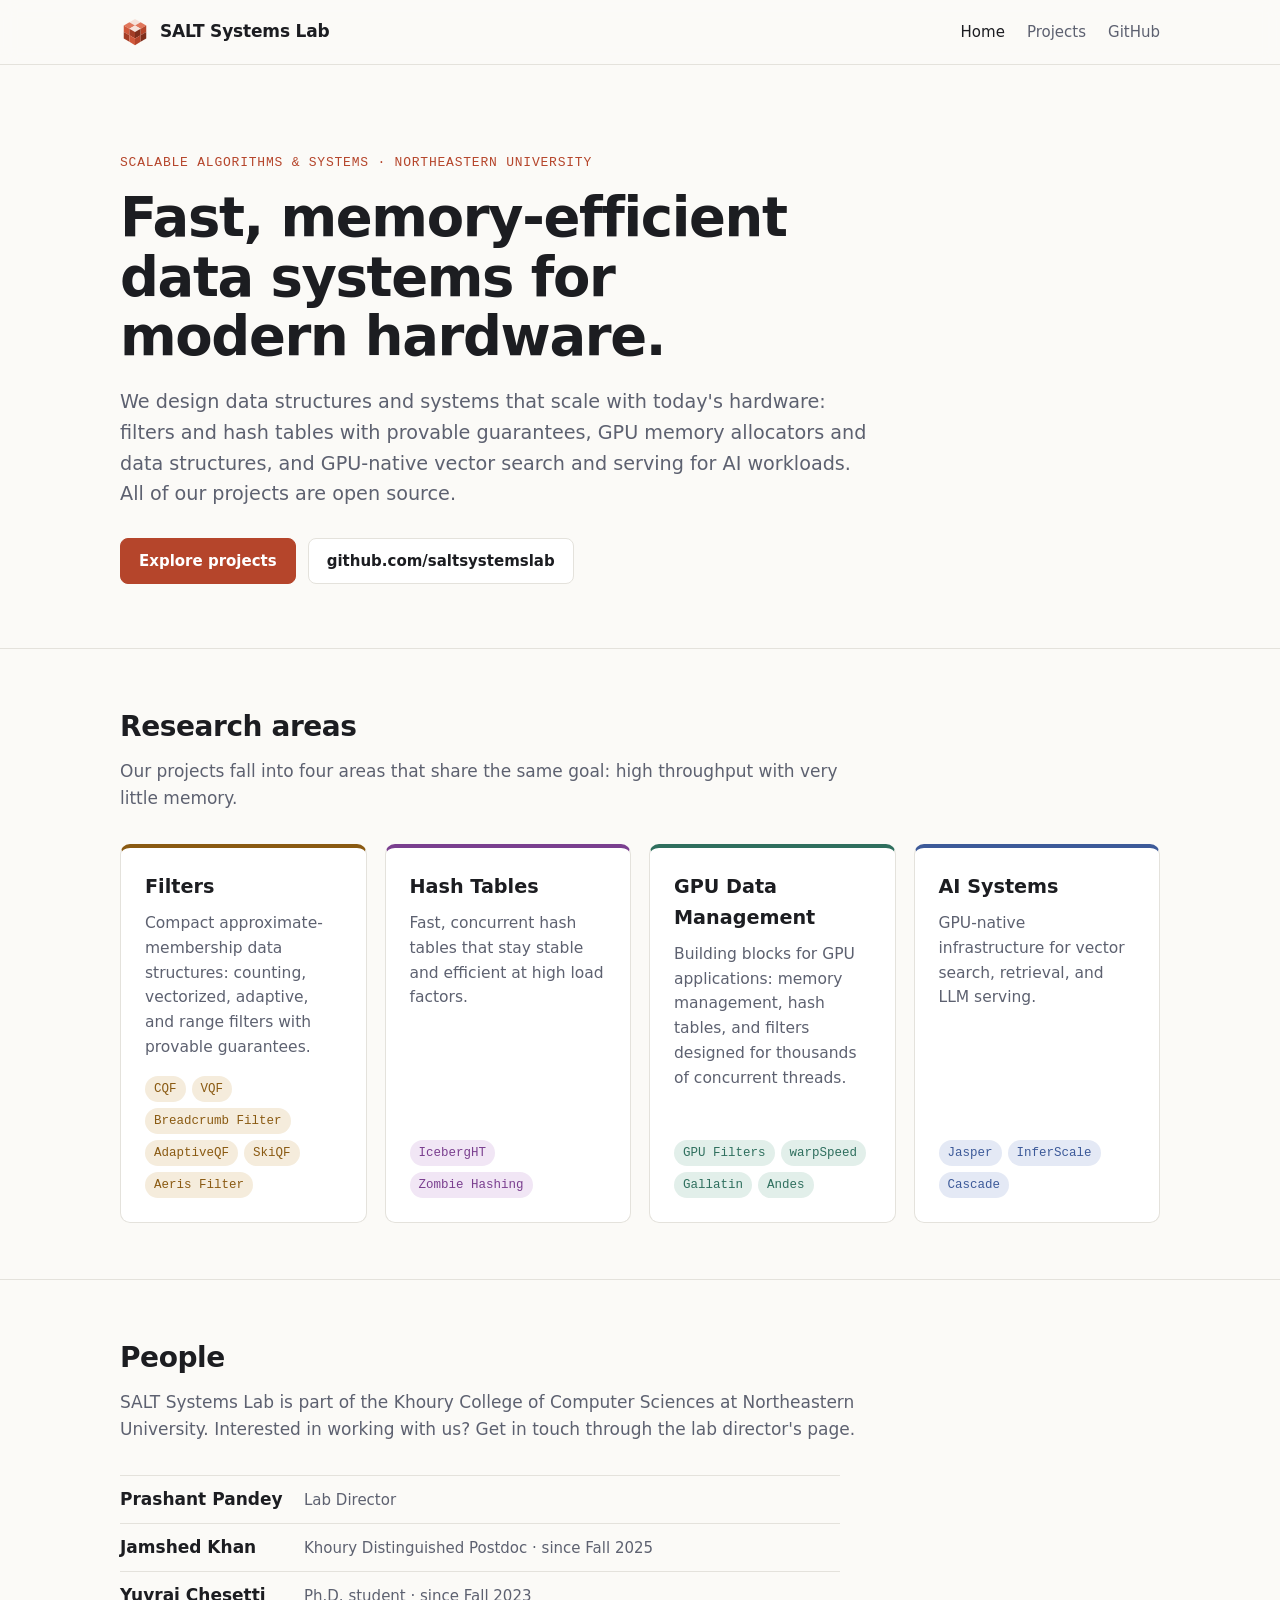
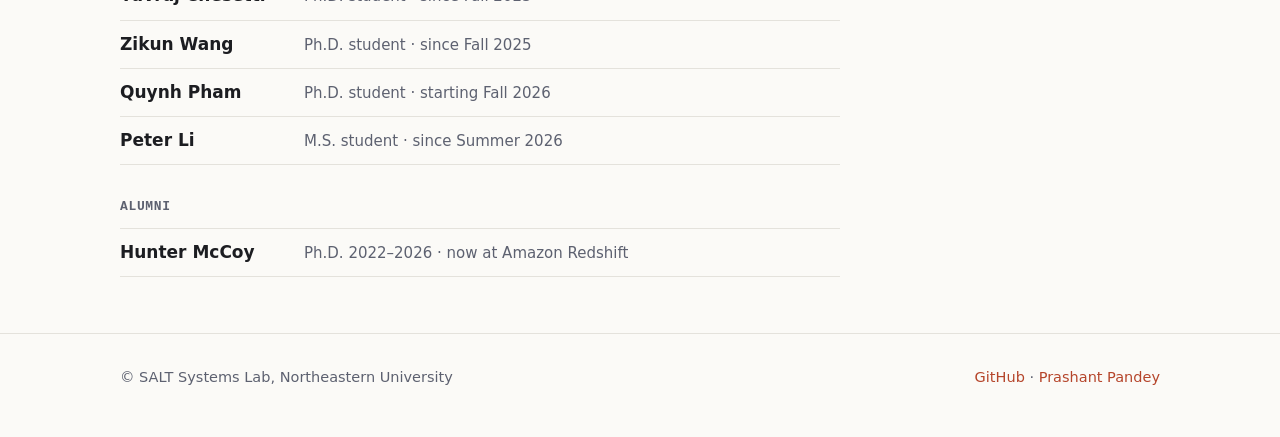
<file: index.html>
<!doctype html>
<html lang="en">
<head>
  <meta charset="utf-8">
  <meta name="viewport" content="width=device-width, initial-scale=1">
  <title>SALT Systems Lab</title>
  <meta name="description" content="SALT Systems Lab — Scalable Algorithms and Systems Lab at Northeastern University. Open-source GPU data structures, vector search, and space-efficient filters.">
  <link rel="icon" type="image/svg+xml" href="assets/logo-mark.svg">
  <link rel="stylesheet" href="assets/style.css">
</head>
<body>

<header class="site">
  <div class="wrap">
    <a class="brand" href="./"><img class="mark" src="assets/logo-mark.svg" alt=""> SALT Systems Lab</a>
    <nav class="main">
      <a href="./" aria-current="page">Home</a>
      <a href="projects.html">Projects</a>
      <a href="https://github.com/saltsystemslab">GitHub</a>
    </nav>
  </div>
</header>

<main>
  <div class="wrap hero">
    <p class="eyebrow">Scalable Algorithms &amp; Systems · Northeastern University</p>
    <h1>Fast, memory-efficient data systems for modern hardware.</h1>
    <p class="lede">
      We design data structures and systems that scale with today's hardware: filters and hash
      tables with provable guarantees, GPU memory allocators and data structures, and
      GPU-native vector search and serving for AI workloads. All of our projects are open source.
    </p>
    <div class="actions">
      <a class="btn primary" href="projects.html">Explore projects</a>
      <a class="btn" href="https://github.com/saltsystemslab">github.com/saltsystemslab</a>
    </div>
  </div>

  <section>
    <div class="wrap">
      <h2>Research areas</h2>
      <p class="sub">Our projects fall into four areas that share the same goal: high throughput with very little memory.</p>

      <div class="areas">
        <a class="area tone-filter" href="projects.html#filters">
          <h3>Filters</h3>
          <p>Compact approximate-membership data structures: counting, vectorized, adaptive, and range filters with provable guarantees.</p>
          <div class="names"><span class="chip">CQF</span><span class="chip">VQF</span><span class="chip">Breadcrumb Filter</span><span class="chip">AdaptiveQF</span><span class="chip">SkiQF</span><span class="chip">Aeris Filter</span></div>
        </a>
        <a class="area tone-hash" href="projects.html#hashtables">
          <h3>Hash Tables</h3>
          <p>Fast, concurrent hash tables that stay stable and efficient at high load factors.</p>
          <div class="names"><span class="chip">IcebergHT</span><span class="chip">Zombie Hashing</span></div>
        </a>
        <a class="area tone-gpu" href="projects.html#gpu">
          <h3>GPU Data Management</h3>
          <p>Building blocks for GPU applications: memory management, hash tables, and filters designed for thousands of concurrent threads.</p>
          <div class="names"><span class="chip">GPU Filters</span><span class="chip">warpSpeed</span><span class="chip">Gallatin</span><span class="chip">Andes</span></div>
        </a>
        <a class="area tone-ai" href="projects.html#ai">
          <h3>AI Systems</h3>
          <p>GPU-native infrastructure for vector search, retrieval, and LLM serving.</p>
          <div class="names"><span class="chip">Jasper</span><span class="chip">InferScale</span><span class="chip">Cascade</span></div>
        </a>
      </div>
    </div>
  </section>

  <section id="people">
    <div class="wrap">
      <h2>People</h2>
      <p class="sub">
        SALT Systems Lab is part of the Khoury College of Computer Sciences at Northeastern University.
        Interested in working with us? Get in touch through the lab director's page.
      </p>

      <ul class="people">
        <li><a href="https://prashantpandey.github.io/">Prashant Pandey</a> <span class="role">Lab Director</span></li>
        <li><a href="https://sites.google.com/view/jamshed/home">Jamshed Khan</a> <span class="role">Khoury Distinguished Postdoc · since Fall 2025</span></li>
        <li><a href="https://droidkid.github.io/">Yuvraj Chesetti</a> <span class="role">Ph.D. student · since Fall 2023</span></li>
        <li><a href="https://www.zikunw.com/">Zikun Wang</a> <span class="role">Ph.D. student · since Fall 2025</span></li>
        <li><a href="https://www.linkedin.com/in/quynhdp/">Quynh Pham</a> <span class="role">Ph.D. student · starting Fall 2026</span></li>
        <li><a href="https://peter.bio/about">Peter Li</a> <span class="role">M.S. student · since Summer 2026</span></li>
      </ul>

      <h3 class="people-sub">Alumni</h3>
      <ul class="people">
        <li><a href="https://huntermberkeley.github.io/">Hunter McCoy</a> <span class="role">Ph.D. 2022–2026 · now at Amazon Redshift</span></li>
      </ul>
    </div>
  </section>
</main>

<footer class="site">
  <div class="wrap">
    <span>© SALT Systems Lab, Northeastern University</span>
    <span><a href="https://github.com/saltsystemslab">GitHub</a> · <a href="https://prashantpandey.github.io/">Prashant Pandey</a></span>
  </div>
</footer>

</body>
</html>
</file>
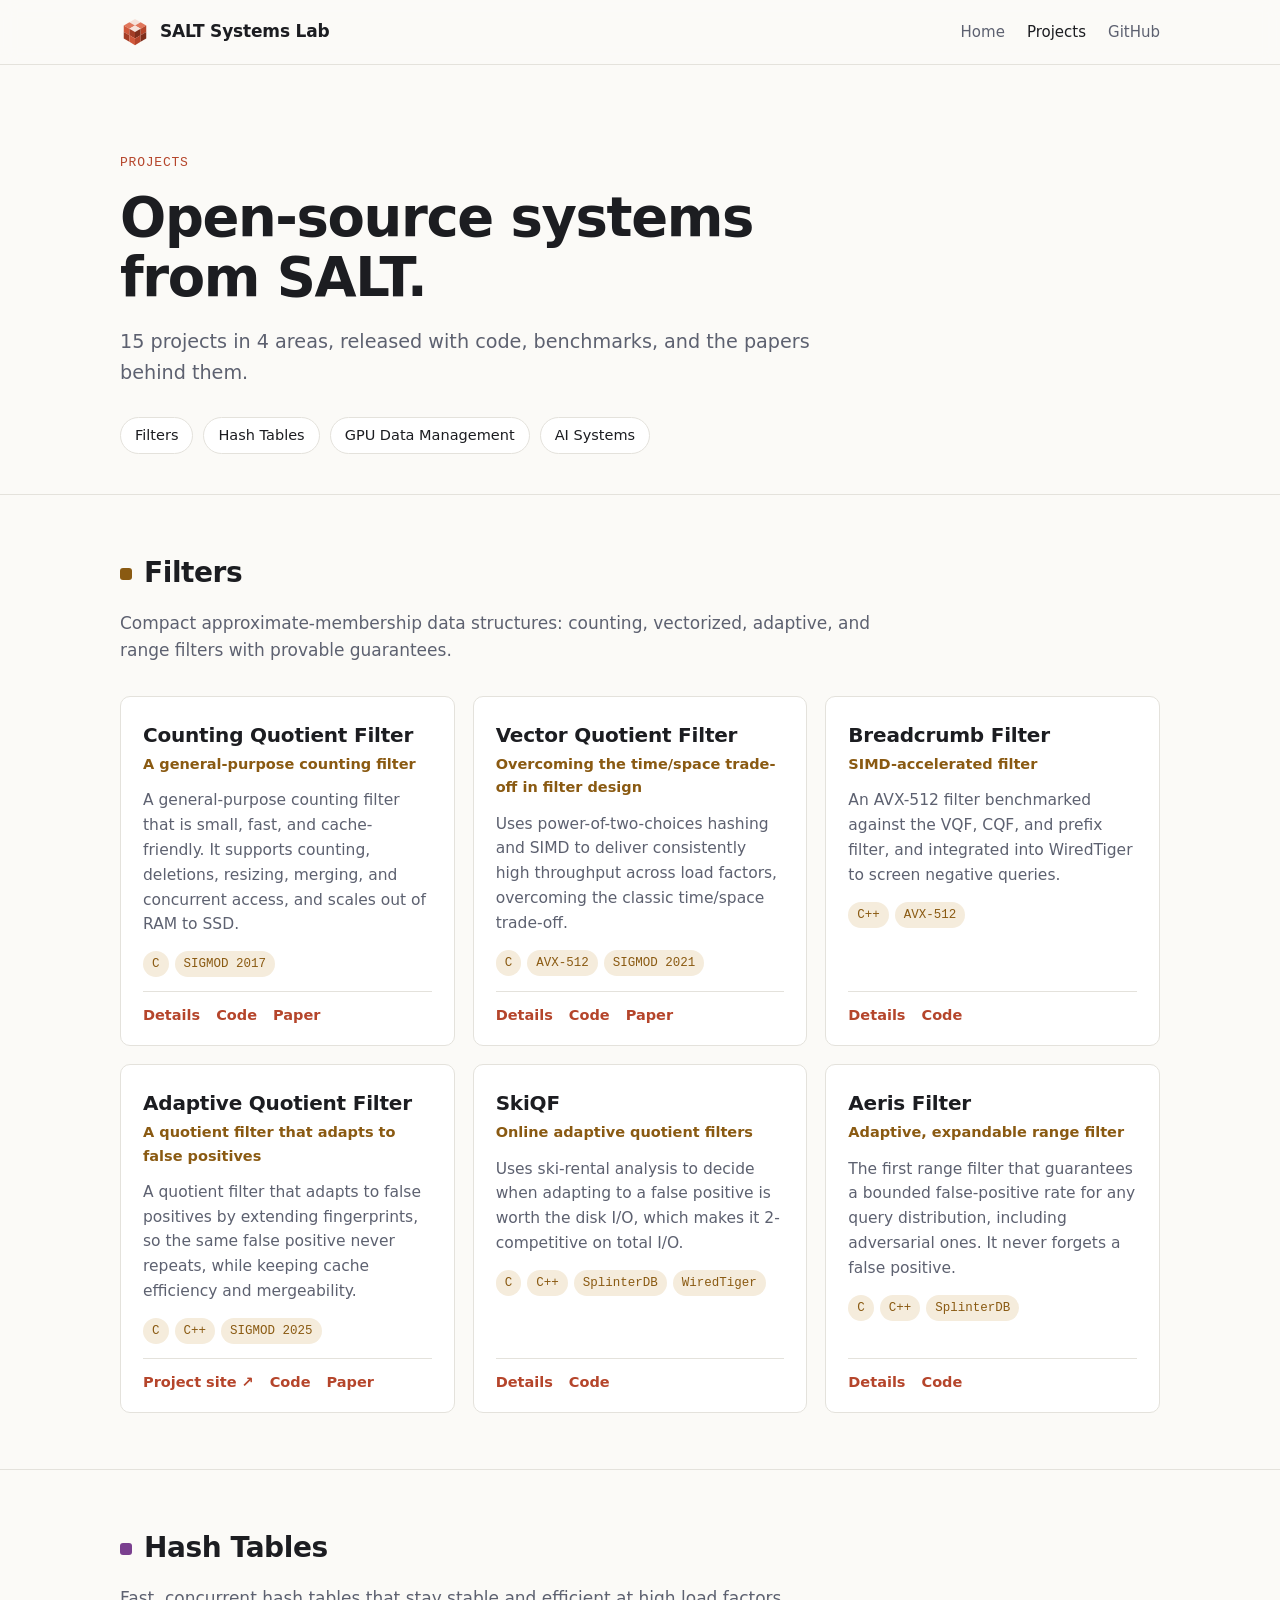
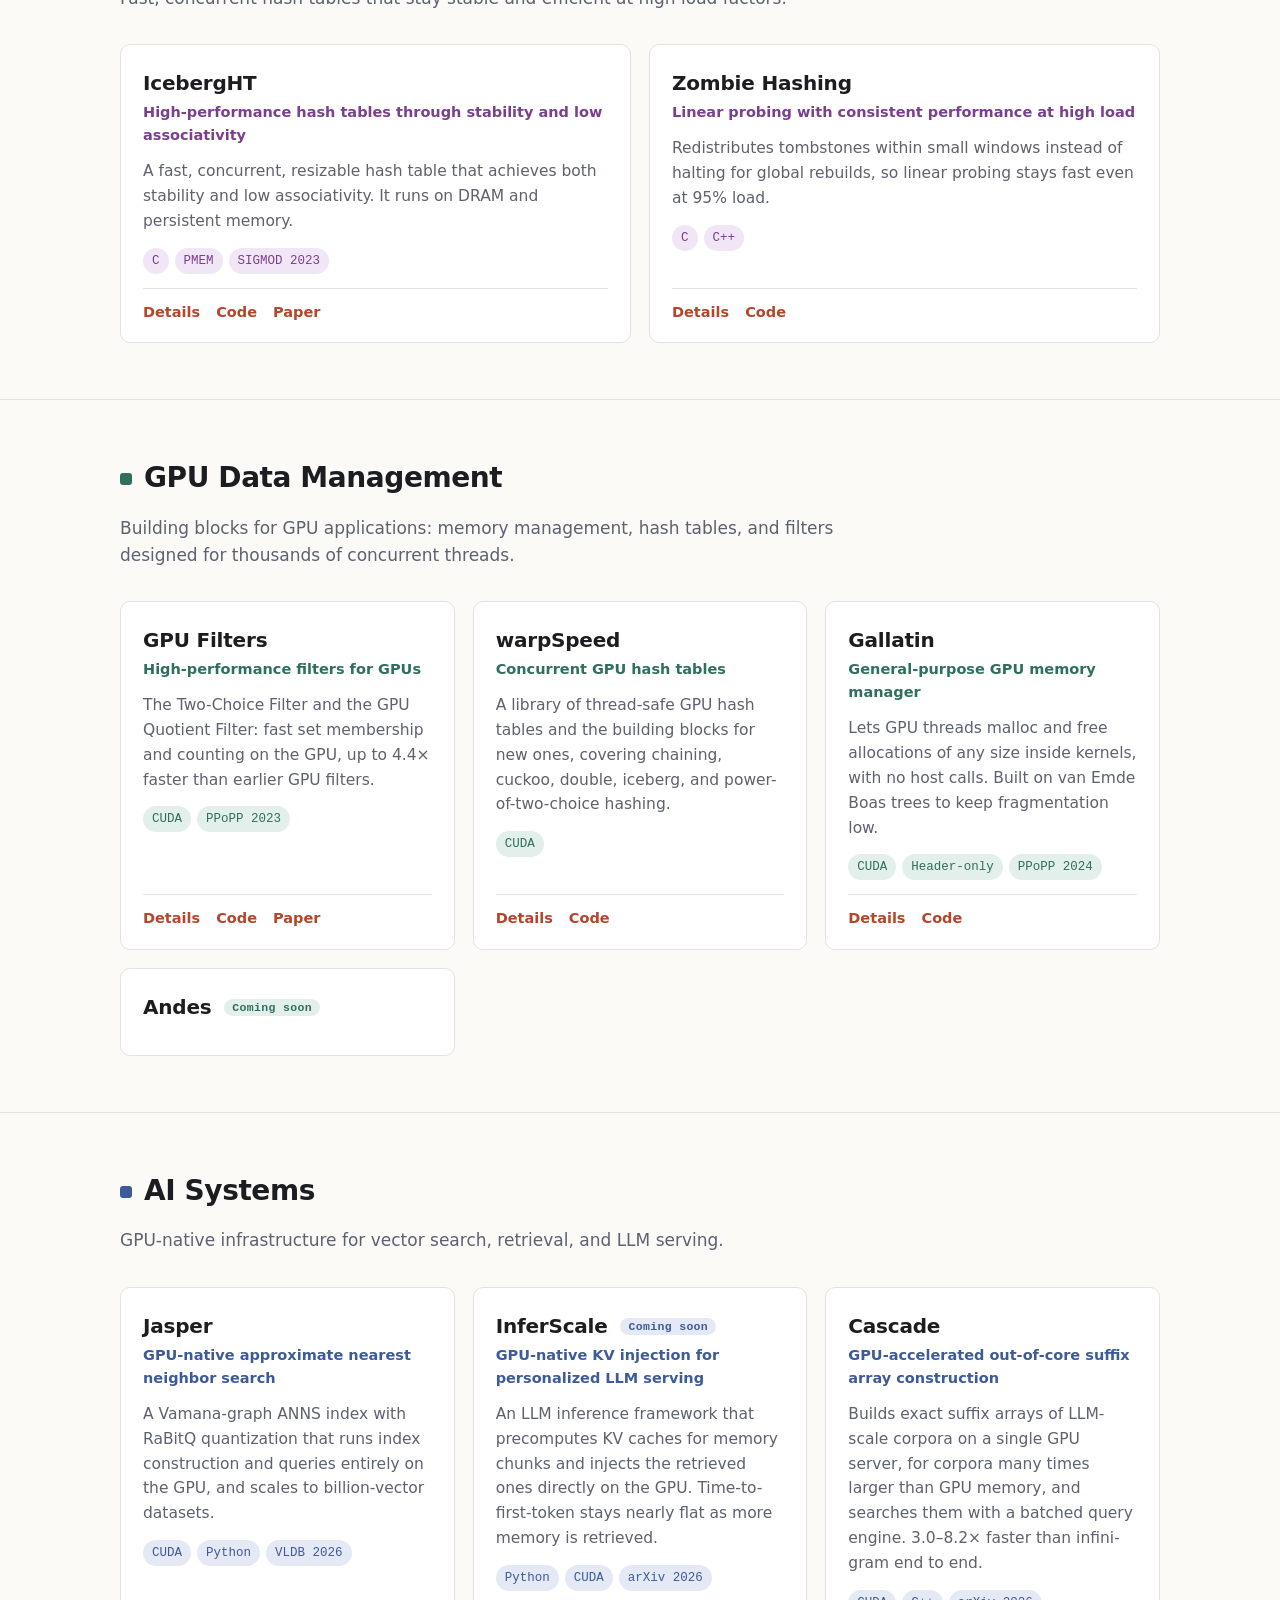
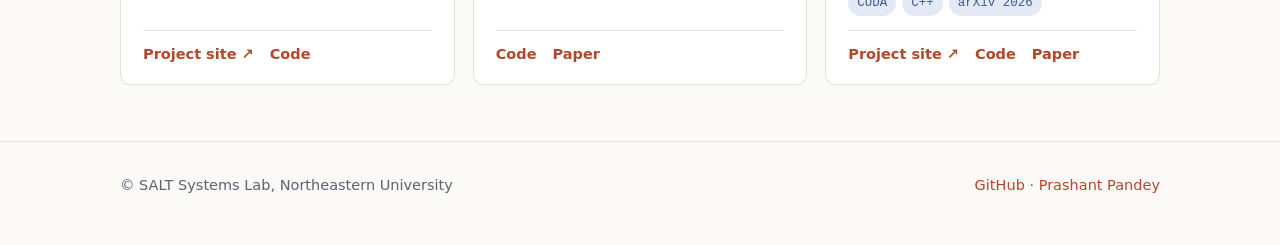
<file: projects.html>
<!doctype html>
<html lang="en">
<head>
  <meta charset="utf-8">
  <meta name="viewport" content="width=device-width, initial-scale=1">
  <title>Projects · SALT Systems Lab</title>
  <meta name="description" content="Open-source projects from SALT Systems Lab: filters, hash tables, GPU data management, and AI systems.">
  <link rel="icon" type="image/svg+xml" href="assets/logo-mark.svg">
  <link rel="stylesheet" href="assets/style.css">
</head>
<body>

<header class="site">
  <div class="wrap">
    <a class="brand" href="./"><img class="mark" src="assets/logo-mark.svg" alt=""> SALT Systems Lab</a>
    <nav class="main">
      <a href="./">Home</a>
      <a href="projects.html" aria-current="page">Projects</a>
      <a href="https://github.com/saltsystemslab">GitHub</a>
    </nav>
  </div>
</header>

<main>
  <div class="wrap hero" style="padding-bottom: 40px">
    <p class="eyebrow">Projects</p>
    <h1>Open-source systems from SALT.</h1>
    <p class="lede">15 projects in 4 areas, released with code, benchmarks, and the papers behind them.</p>
    <div class="toc">
      <a class="tone-filter" href="#filters">Filters</a>
      <a class="tone-hash" href="#hashtables">Hash Tables</a>
      <a class="tone-gpu" href="#gpu">GPU Data Management</a>
      <a class="tone-ai" href="#ai">AI Systems</a>
    </div>
  </div>

  <section id="filters" class="tone-filter">
    <div class="wrap">
      <div class="group-head"><span class="dot"></span><h2>Filters</h2></div>
      <p class="sub">Compact approximate-membership data structures: counting, vectorized, adaptive, and range filters with provable guarantees.</p>
      <div class="projects">
        <article class="project" id="cqf">
          <h3><a href="projects/cqf.html">Counting Quotient Filter</a></h3>
          <p class="tagline">A general-purpose counting filter</p>
          <p>A general-purpose counting filter that is small, fast, and cache-friendly. It supports counting, deletions, resizing, merging, and concurrent access, and scales out of RAM to SSD.</p>
          <div class="meta"><span class="chip">C</span><span class="chip">SIGMOD 2017</span></div>
          <div class="links"><a href="projects/cqf.html">Details</a> <a href="https://github.com/saltsystemslab/cqf">Code</a> <a href="https://doi.org/10.1145/3035918.3035963">Paper</a></div>
        </article>
        <article class="project" id="vqf">
          <h3><a href="projects/vqf.html">Vector Quotient Filter</a></h3>
          <p class="tagline">Overcoming the time/space trade-off in filter design</p>
          <p>Uses power-of-two-choices hashing and SIMD to deliver consistently high throughput across load factors, overcoming the classic time/space trade-off.</p>
          <div class="meta"><span class="chip">C</span><span class="chip">AVX-512</span><span class="chip">SIGMOD 2021</span></div>
          <div class="links"><a href="projects/vqf.html">Details</a> <a href="https://github.com/saltsystemslab/vqf">Code</a> <a href="https://doi.org/10.1145/3448016.3452841">Paper</a></div>
        </article>
        <article class="project" id="breadcrumb">
          <h3><a href="projects/breadcrumb.html">Breadcrumb Filter</a></h3>
          <p class="tagline">SIMD-accelerated filter</p>
          <p>An AVX-512 filter benchmarked against the VQF, CQF, and prefix filter, and integrated into WiredTiger to screen negative queries.</p>
          <div class="meta"><span class="chip">C++</span><span class="chip">AVX-512</span></div>
          <div class="links"><a href="projects/breadcrumb.html">Details</a> <a href="https://github.com/saltsystemslab/BreadcrumbFilter">Code</a></div>
        </article>
        <article class="project" id="adaptiveqf">
          <h3><a href="https://saltsystemslab.github.io/adaptiveqf/">Adaptive Quotient Filter</a></h3>
          <p class="tagline">A quotient filter that adapts to false positives</p>
          <p>A quotient filter that adapts to false positives by extending fingerprints, so the same false positive never repeats, while keeping cache efficiency and mergeability.</p>
          <div class="meta"><span class="chip">C</span><span class="chip">C++</span><span class="chip">SIGMOD 2025</span></div>
          <div class="links"><a href="https://saltsystemslab.github.io/adaptiveqf/">Project site ↗</a> <a href="https://github.com/saltsystemslab/adaptiveqf">Code</a> <a href="https://arxiv.org/abs/2405.10253">Paper</a></div>
        </article>
        <article class="project" id="skiqf">
          <h3><a href="projects/skiqf.html">SkiQF</a></h3>
          <p class="tagline">Online adaptive quotient filters</p>
          <p>Uses ski-rental analysis to decide when adapting to a false positive is worth the disk I/O, which makes it 2-competitive on total I/O.</p>
          <div class="meta"><span class="chip">C</span><span class="chip">C++</span><span class="chip">SplinterDB</span><span class="chip">WiredTiger</span></div>
          <div class="links"><a href="projects/skiqf.html">Details</a> <a href="https://github.com/saltsystemslab/SkiRentalAdaptiveQF">Code</a></div>
        </article>
        <article class="project" id="aeris">
          <h3><a href="projects/aeris.html">Aeris Filter</a></h3>
          <p class="tagline">Adaptive, expandable range filter</p>
          <p>The first range filter that guarantees a bounded false-positive rate for any query distribution, including adversarial ones. It never forgets a false positive.</p>
          <div class="meta"><span class="chip">C</span><span class="chip">C++</span><span class="chip">SplinterDB</span></div>
          <div class="links"><a href="projects/aeris.html">Details</a> <a href="https://github.com/saltsystemslab/AerisFilter">Code</a></div>
        </article>
      </div>
    </div>
  </section>
  <section id="hashtables" class="tone-hash">
    <div class="wrap">
      <div class="group-head"><span class="dot"></span><h2>Hash Tables</h2></div>
      <p class="sub">Fast, concurrent hash tables that stay stable and efficient at high load factors.</p>
      <div class="projects">
        <article class="project" id="iceberg">
          <h3><a href="projects/iceberg.html">IcebergHT</a></h3>
          <p class="tagline">High-performance hash tables through stability and low associativity</p>
          <p>A fast, concurrent, resizable hash table that achieves both stability and low associativity. It runs on DRAM and persistent memory.</p>
          <div class="meta"><span class="chip">C</span><span class="chip">PMEM</span><span class="chip">SIGMOD 2023</span></div>
          <div class="links"><a href="projects/iceberg.html">Details</a> <a href="https://github.com/saltsystemslab/iceberghashtable">Code</a> <a href="https://doi.org/10.1145/3588727">Paper</a></div>
        </article>
        <article class="project" id="zombie-hashing">
          <h3><a href="projects/zombie-hashing.html">Zombie Hashing</a></h3>
          <p class="tagline">Linear probing with consistent performance at high load</p>
          <p>Redistributes tombstones within small windows instead of halting for global rebuilds, so linear probing stays fast even at 95% load.</p>
          <div class="meta"><span class="chip">C</span><span class="chip">C++</span></div>
          <div class="links"><a href="projects/zombie-hashing.html">Details</a> <a href="https://github.com/saltsystemslab/ZombieHT">Code</a></div>
        </article>
      </div>
    </div>
  </section>
  <section id="gpu" class="tone-gpu">
    <div class="wrap">
      <div class="group-head"><span class="dot"></span><h2>GPU Data Management</h2></div>
      <p class="sub">Building blocks for GPU applications: memory management, hash tables, and filters designed for thousands of concurrent threads.</p>
      <div class="projects">
        <article class="project" id="gpu-filters">
          <h3><a href="projects/gpu-filters.html">GPU Filters</a></h3>
          <p class="tagline">High-performance filters for GPUs</p>
          <p>The Two-Choice Filter and the GPU Quotient Filter: fast set membership and counting on the GPU, up to 4.4× faster than earlier GPU filters.</p>
          <div class="meta"><span class="chip">CUDA</span><span class="chip">PPoPP 2023</span></div>
          <div class="links"><a href="projects/gpu-filters.html">Details</a> <a href="https://github.com/saltsystemslab/gpu-filters">Code</a> <a href="https://doi.org/10.1145/3572848.3577507">Paper</a></div>
        </article>
        <article class="project" id="warpspeed">
          <h3><a href="projects/warpspeed.html">warpSpeed</a></h3>
          <p class="tagline">Concurrent GPU hash tables</p>
          <p>A library of thread-safe GPU hash tables and the building blocks for new ones, covering chaining, cuckoo, double, iceberg, and power-of-two-choice hashing.</p>
          <div class="meta"><span class="chip">CUDA</span></div>
          <div class="links"><a href="projects/warpspeed.html">Details</a> <a href="https://github.com/saltsystemslab/warpSpeed">Code</a></div>
        </article>
        <article class="project" id="gallatin">
          <h3><a href="projects/gallatin.html">Gallatin</a></h3>
          <p class="tagline">General-purpose GPU memory manager</p>
          <p>Lets GPU threads malloc and free allocations of any size inside kernels, with no host calls. Built on van Emde Boas trees to keep fragmentation low.</p>
          <div class="meta"><span class="chip">CUDA</span><span class="chip">Header-only</span><span class="chip">PPoPP 2024</span></div>
          <div class="links"><a href="projects/gallatin.html">Details</a> <a href="https://github.com/saltsystemslab/gallatin">Code</a></div>
        </article>
        <article class="project" id="andes">
          <h3>Andes <span class="soon">Coming soon</span></h3>
          
          
          <div class="meta"></div>
          
        </article>
      </div>
    </div>
  </section>
  <section id="ai" class="tone-ai">
    <div class="wrap">
      <div class="group-head"><span class="dot"></span><h2>AI Systems</h2></div>
      <p class="sub">GPU-native infrastructure for vector search, retrieval, and LLM serving.</p>
      <div class="projects">
        <article class="project" id="jasper">
          <h3><a href="https://saltsystemslab.github.io/Jasper/">Jasper</a></h3>
          <p class="tagline">GPU-native approximate nearest neighbor search</p>
          <p>A Vamana-graph ANNS index with RaBitQ quantization that runs index construction and queries entirely on the GPU, and scales to billion-vector datasets.</p>
          <div class="meta"><span class="chip">CUDA</span><span class="chip">Python</span><span class="chip">VLDB 2026</span></div>
          <div class="links"><a href="https://saltsystemslab.github.io/Jasper/">Project site ↗</a> <a href="https://github.com/saltsystemslab/Jasper">Code</a></div>
        </article>
        <article class="project" id="inferscale">
          <h3>InferScale <span class="soon">Coming soon</span></h3>
          <p class="tagline">GPU-native KV injection for personalized LLM serving</p>
          <p>An LLM inference framework that precomputes KV caches for memory chunks and injects the retrieved ones directly on the GPU. Time-to-first-token stays nearly flat as more memory is retrieved.</p>
          <div class="meta"><span class="chip">Python</span><span class="chip">CUDA</span><span class="chip">arXiv 2026</span></div>
          <div class="links"><a href="https://github.com/saltsystemslab/InferScale">Code</a> <a href="https://arxiv.org/abs/2607.27090">Paper</a></div>
        </article>
        <article class="project" id="cascade">
          <h3><a href="https://saltsystemslab.github.io/Cascade/">Cascade</a></h3>
          <p class="tagline">GPU-accelerated out-of-core suffix array construction</p>
          <p>Builds exact suffix arrays of LLM-scale corpora on a single GPU server, for corpora many times larger than GPU memory, and searches them with a batched query engine. 3.0–8.2× faster than infini-gram end to end.</p>
          <div class="meta"><span class="chip">CUDA</span><span class="chip">C++</span><span class="chip">arXiv 2026</span></div>
          <div class="links"><a href="https://saltsystemslab.github.io/Cascade/">Project site ↗</a> <a href="https://github.com/saltsystemslab/Cascade">Code</a> <a href="https://arxiv.org/abs/2610.15254">Paper</a></div>
        </article>
      </div>
    </div>
  </section>
</main>

<footer class="site">
  <div class="wrap">
    <span>© SALT Systems Lab, Northeastern University</span>
    <span><a href="https://github.com/saltsystemslab">GitHub</a> · <a href="https://prashantpandey.github.io/">Prashant Pandey</a></span>
  </div>
</footer>

</body>
</html>
</file>
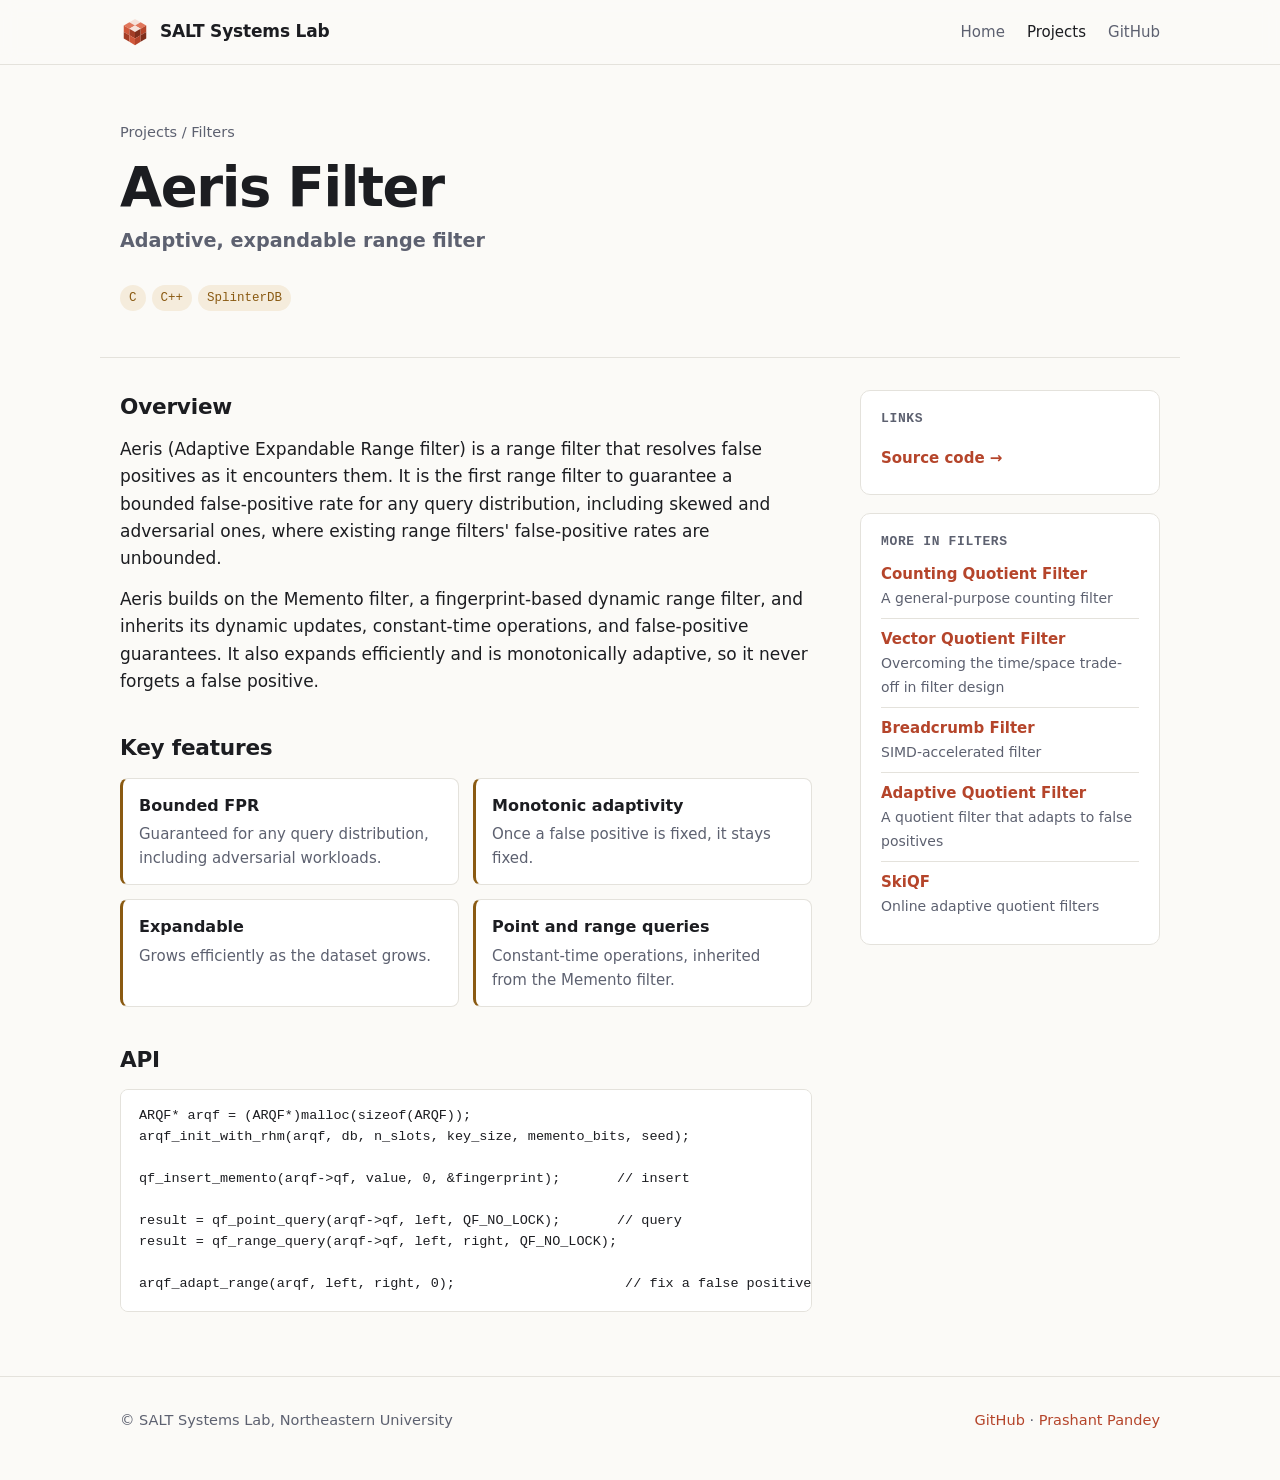
<file: projects/aeris.html>
<!doctype html>
<html lang="en">
<head>
  <meta charset="utf-8">
  <meta name="viewport" content="width=device-width, initial-scale=1">
  <title>Aeris Filter · SALT Systems Lab</title>
  <meta name="description" content="Aeris Filter: Adaptive, expandable range filter. An open-source project from SALT Systems Lab.">
  <link rel="icon" type="image/svg+xml" href="../assets/logo-mark.svg">
  <link rel="stylesheet" href="../assets/style.css">
</head>
<body class="tone-filter">

<header class="site">
  <div class="wrap">
    <a class="brand" href="../"><img class="mark" src="../assets/logo-mark.svg" alt=""> SALT Systems Lab</a>
    <nav class="main">
      <a href="../">Home</a>
      <a href="../projects.html" aria-current="page">Projects</a>
      <a href="https://github.com/saltsystemslab">GitHub</a>
    </nav>
  </div>
</header>

<main>
  <div class="wrap hero detail-hero">
    <p class="crumbs"><a href="../projects.html">Projects</a> / <a href="../projects.html#filters">Filters</a></p>
    <h1>Aeris Filter</h1>
    <p class="lede">Adaptive, expandable range filter</p>
    <div class="meta"><span class="chip">C</span><span class="chip">C++</span><span class="chip">SplinterDB</span></div>
  </div>

  <div class="wrap detail">
    <article class="prose">
      <h2>Overview</h2><p>Aeris (Adaptive Expandable Range filter) is a range filter that resolves false positives as it encounters them. It is the first range filter to guarantee a bounded false-positive rate for any query distribution, including skewed and adversarial ones, where existing range filters&#x27; false-positive rates are unbounded.</p><p>Aeris builds on the Memento filter, a fingerprint-based dynamic range filter, and inherits its dynamic updates, constant-time operations, and false-positive guarantees. It also expands efficiently and is monotonically adaptive, so it never forgets a false positive.</p><h2>Key features</h2><div class="features"><div class="feature"><h3>Bounded FPR</h3><p>Guaranteed for any query distribution, including adversarial workloads.</p></div><div class="feature"><h3>Monotonic adaptivity</h3><p>Once a false positive is fixed, it stays fixed.</p></div><div class="feature"><h3>Expandable</h3><p>Grows efficiently as the dataset grows.</p></div><div class="feature"><h3>Point and range queries</h3><p>Constant-time operations, inherited from the Memento filter.</p></div></div><h2>API</h2><pre><code class="lang-cpp">ARQF* arqf = (ARQF*)malloc(sizeof(ARQF));
arqf_init_with_rhm(arqf, db, n_slots, key_size, memento_bits, seed);

qf_insert_memento(arqf-&gt;qf, value, 0, &amp;fingerprint);       // insert

result = qf_point_query(arqf-&gt;qf, left, QF_NO_LOCK);       // query
result = qf_range_query(arqf-&gt;qf, left, right, QF_NO_LOCK);

arqf_adapt_range(arqf, left, right, 0);                     // fix a false positive</code></pre>
    </article>
    <aside class="side">
      <div class="side-box">
        <h3>Links</h3>
        <ul class="side-links"><li><a href="https://github.com/saltsystemslab/AerisFilter">Source code →</a></li></ul>
      </div>
      <div class="side-box">
        <h3>More in Filters</h3>
        <ul class="related"><li><a href="cqf.html">Counting Quotient Filter</a><span>A general-purpose counting filter</span></li><li><a href="vqf.html">Vector Quotient Filter</a><span>Overcoming the time/space trade-off in filter design</span></li><li><a href="breadcrumb.html">Breadcrumb Filter</a><span>SIMD-accelerated filter</span></li><li><a href="https://saltsystemslab.github.io/adaptiveqf/">Adaptive Quotient Filter</a><span>A quotient filter that adapts to false positives</span></li><li><a href="skiqf.html">SkiQF</a><span>Online adaptive quotient filters</span></li></ul>
      </div>
    </aside>
  </div>
</main>

<footer class="site">
  <div class="wrap">
    <span>© SALT Systems Lab, Northeastern University</span>
    <span><a href="https://github.com/saltsystemslab">GitHub</a> · <a href="https://prashantpandey.github.io/">Prashant Pandey</a></span>
  </div>
</footer>

</body>
</html>
</file>
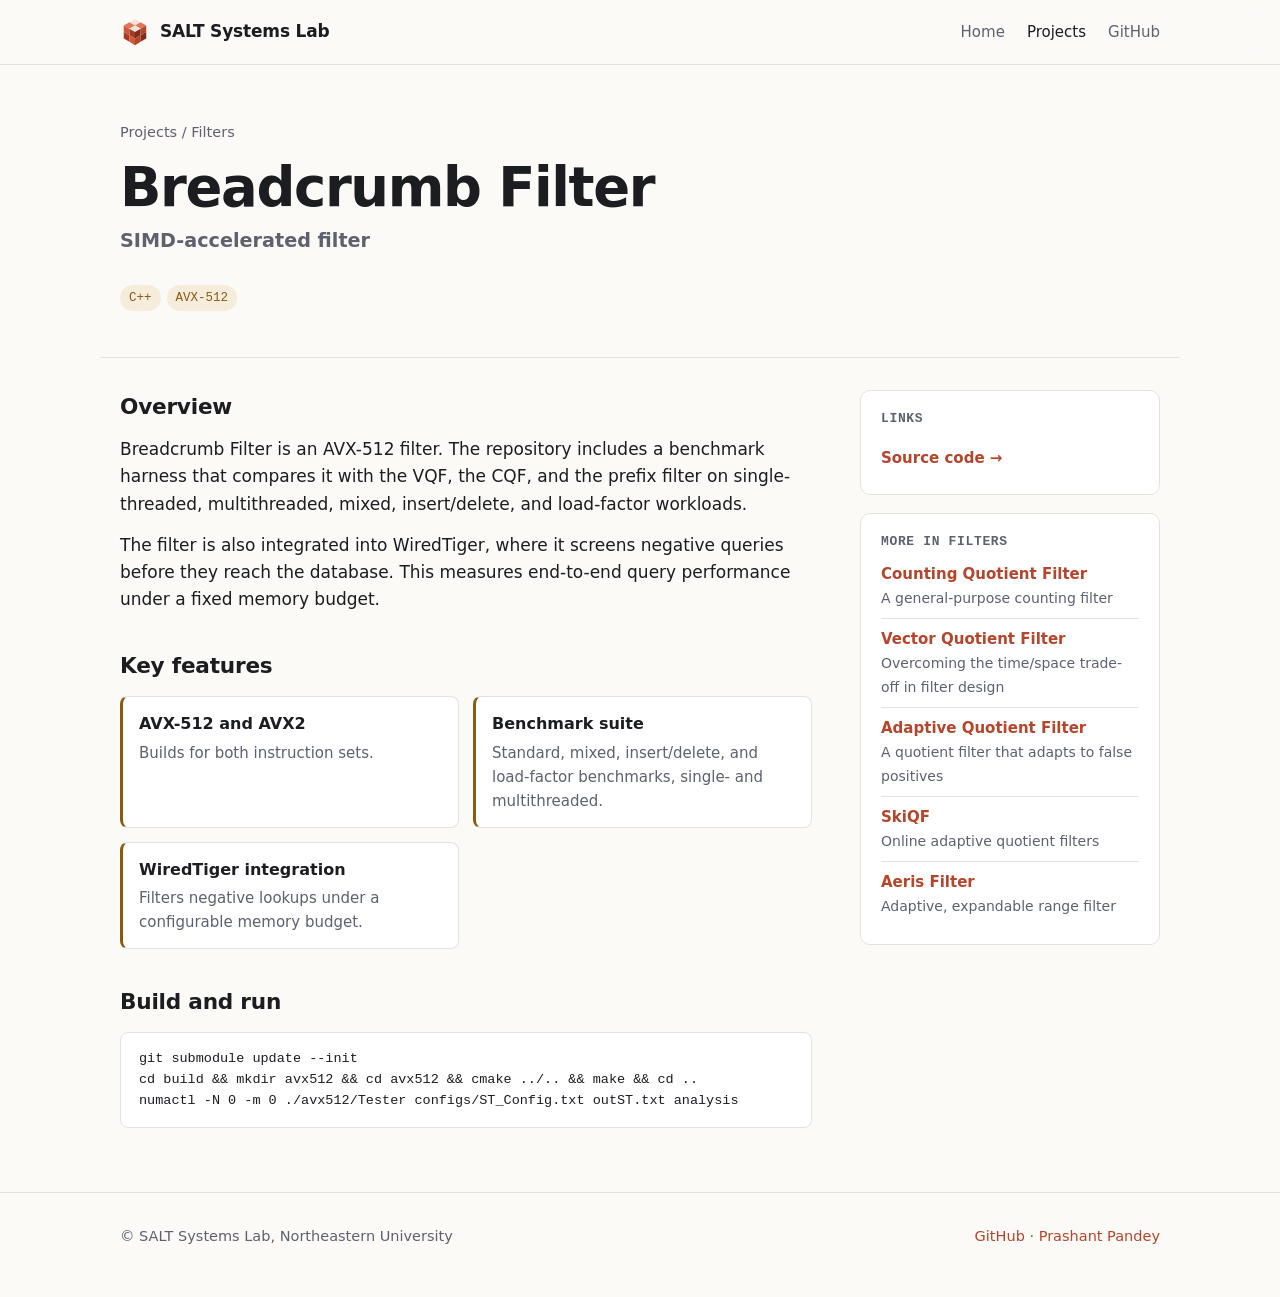
<file: projects/breadcrumb.html>
<!doctype html>
<html lang="en">
<head>
  <meta charset="utf-8">
  <meta name="viewport" content="width=device-width, initial-scale=1">
  <title>Breadcrumb Filter · SALT Systems Lab</title>
  <meta name="description" content="Breadcrumb Filter: SIMD-accelerated filter. An open-source project from SALT Systems Lab.">
  <link rel="icon" type="image/svg+xml" href="../assets/logo-mark.svg">
  <link rel="stylesheet" href="../assets/style.css">
</head>
<body class="tone-filter">

<header class="site">
  <div class="wrap">
    <a class="brand" href="../"><img class="mark" src="../assets/logo-mark.svg" alt=""> SALT Systems Lab</a>
    <nav class="main">
      <a href="../">Home</a>
      <a href="../projects.html" aria-current="page">Projects</a>
      <a href="https://github.com/saltsystemslab">GitHub</a>
    </nav>
  </div>
</header>

<main>
  <div class="wrap hero detail-hero">
    <p class="crumbs"><a href="../projects.html">Projects</a> / <a href="../projects.html#filters">Filters</a></p>
    <h1>Breadcrumb Filter</h1>
    <p class="lede">SIMD-accelerated filter</p>
    <div class="meta"><span class="chip">C++</span><span class="chip">AVX-512</span></div>
  </div>

  <div class="wrap detail">
    <article class="prose">
      <h2>Overview</h2><p>Breadcrumb Filter is an AVX-512 filter. The repository includes a benchmark harness that compares it with the VQF, the CQF, and the prefix filter on single-threaded, multithreaded, mixed, insert/delete, and load-factor workloads.</p><p>The filter is also integrated into WiredTiger, where it screens negative queries before they reach the database. This measures end-to-end query performance under a fixed memory budget.</p><h2>Key features</h2><div class="features"><div class="feature"><h3>AVX-512 and AVX2</h3><p>Builds for both instruction sets.</p></div><div class="feature"><h3>Benchmark suite</h3><p>Standard, mixed, insert/delete, and load-factor benchmarks, single- and multithreaded.</p></div><div class="feature"><h3>WiredTiger integration</h3><p>Filters negative lookups under a configurable memory budget.</p></div></div><h2>Build and run</h2><pre><code class="lang-bash">git submodule update --init
cd build &amp;&amp; mkdir avx512 &amp;&amp; cd avx512 &amp;&amp; cmake ../.. &amp;&amp; make &amp;&amp; cd ..
numactl -N 0 -m 0 ./avx512/Tester configs/ST_Config.txt outST.txt analysis</code></pre>
    </article>
    <aside class="side">
      <div class="side-box">
        <h3>Links</h3>
        <ul class="side-links"><li><a href="https://github.com/saltsystemslab/BreadcrumbFilter">Source code →</a></li></ul>
      </div>
      <div class="side-box">
        <h3>More in Filters</h3>
        <ul class="related"><li><a href="cqf.html">Counting Quotient Filter</a><span>A general-purpose counting filter</span></li><li><a href="vqf.html">Vector Quotient Filter</a><span>Overcoming the time/space trade-off in filter design</span></li><li><a href="https://saltsystemslab.github.io/adaptiveqf/">Adaptive Quotient Filter</a><span>A quotient filter that adapts to false positives</span></li><li><a href="skiqf.html">SkiQF</a><span>Online adaptive quotient filters</span></li><li><a href="aeris.html">Aeris Filter</a><span>Adaptive, expandable range filter</span></li></ul>
      </div>
    </aside>
  </div>
</main>

<footer class="site">
  <div class="wrap">
    <span>© SALT Systems Lab, Northeastern University</span>
    <span><a href="https://github.com/saltsystemslab">GitHub</a> · <a href="https://prashantpandey.github.io/">Prashant Pandey</a></span>
  </div>
</footer>

</body>
</html>
</file>
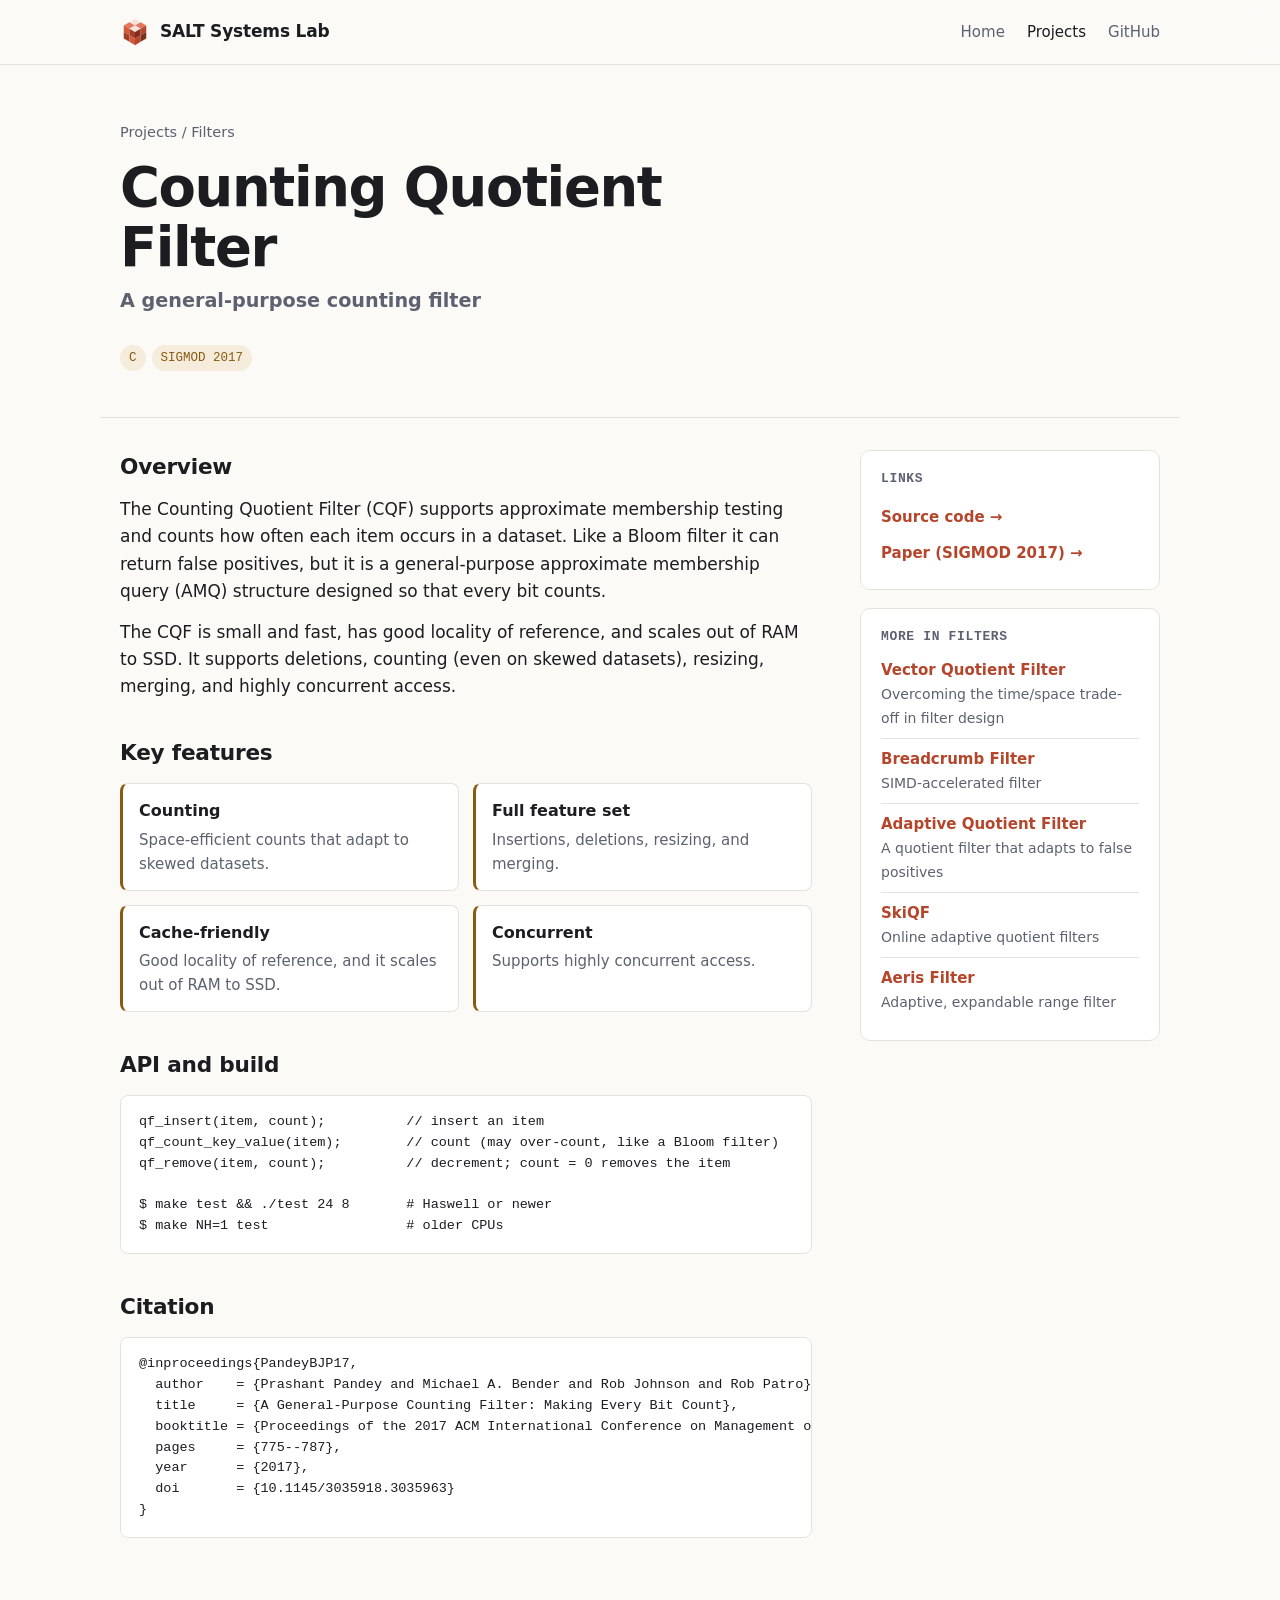
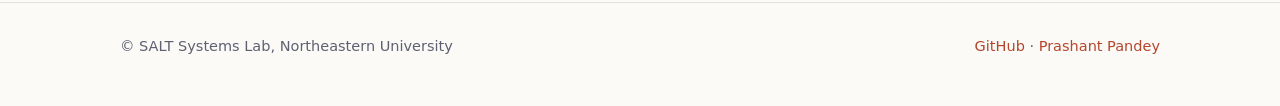
<file: projects/cqf.html>
<!doctype html>
<html lang="en">
<head>
  <meta charset="utf-8">
  <meta name="viewport" content="width=device-width, initial-scale=1">
  <title>Counting Quotient Filter · SALT Systems Lab</title>
  <meta name="description" content="Counting Quotient Filter: A general-purpose counting filter. An open-source project from SALT Systems Lab.">
  <link rel="icon" type="image/svg+xml" href="../assets/logo-mark.svg">
  <link rel="stylesheet" href="../assets/style.css">
</head>
<body class="tone-filter">

<header class="site">
  <div class="wrap">
    <a class="brand" href="../"><img class="mark" src="../assets/logo-mark.svg" alt=""> SALT Systems Lab</a>
    <nav class="main">
      <a href="../">Home</a>
      <a href="../projects.html" aria-current="page">Projects</a>
      <a href="https://github.com/saltsystemslab">GitHub</a>
    </nav>
  </div>
</header>

<main>
  <div class="wrap hero detail-hero">
    <p class="crumbs"><a href="../projects.html">Projects</a> / <a href="../projects.html#filters">Filters</a></p>
    <h1>Counting Quotient Filter</h1>
    <p class="lede">A general-purpose counting filter</p>
    <div class="meta"><span class="chip">C</span><span class="chip">SIGMOD 2017</span></div>
  </div>

  <div class="wrap detail">
    <article class="prose">
      <h2>Overview</h2><p>The Counting Quotient Filter (CQF) supports approximate membership testing and counts how often each item occurs in a dataset. Like a Bloom filter it can return false positives, but it is a general-purpose approximate membership query (AMQ) structure designed so that every bit counts.</p><p>The CQF is small and fast, has good locality of reference, and scales out of RAM to SSD. It supports deletions, counting (even on skewed datasets), resizing, merging, and highly concurrent access.</p><h2>Key features</h2><div class="features"><div class="feature"><h3>Counting</h3><p>Space-efficient counts that adapt to skewed datasets.</p></div><div class="feature"><h3>Full feature set</h3><p>Insertions, deletions, resizing, and merging.</p></div><div class="feature"><h3>Cache-friendly</h3><p>Good locality of reference, and it scales out of RAM to SSD.</p></div><div class="feature"><h3>Concurrent</h3><p>Supports highly concurrent access.</p></div></div><h2>API and build</h2><pre><code class="lang-c">qf_insert(item, count);          // insert an item
qf_count_key_value(item);        // count (may over-count, like a Bloom filter)
qf_remove(item, count);          // decrement; count = 0 removes the item

$ make test &amp;&amp; ./test 24 8       # Haswell or newer
$ make NH=1 test                 # older CPUs</code></pre><h2>Citation</h2><pre><code>@inproceedings{PandeyBJP17,
  author    = {Prashant Pandey and Michael A. Bender and Rob Johnson and Rob Patro},
  title     = {A General-Purpose Counting Filter: Making Every Bit Count},
  booktitle = {Proceedings of the 2017 ACM International Conference on Management of Data (SIGMOD)},
  pages     = {775--787},
  year      = {2017},
  doi       = {10.1145/3035918.3035963}
}</code></pre>
    </article>
    <aside class="side">
      <div class="side-box">
        <h3>Links</h3>
        <ul class="side-links"><li><a href="https://github.com/saltsystemslab/cqf">Source code →</a></li><li><a href="https://doi.org/10.1145/3035918.3035963">Paper (SIGMOD 2017) →</a></li></ul>
      </div>
      <div class="side-box">
        <h3>More in Filters</h3>
        <ul class="related"><li><a href="vqf.html">Vector Quotient Filter</a><span>Overcoming the time/space trade-off in filter design</span></li><li><a href="breadcrumb.html">Breadcrumb Filter</a><span>SIMD-accelerated filter</span></li><li><a href="https://saltsystemslab.github.io/adaptiveqf/">Adaptive Quotient Filter</a><span>A quotient filter that adapts to false positives</span></li><li><a href="skiqf.html">SkiQF</a><span>Online adaptive quotient filters</span></li><li><a href="aeris.html">Aeris Filter</a><span>Adaptive, expandable range filter</span></li></ul>
      </div>
    </aside>
  </div>
</main>

<footer class="site">
  <div class="wrap">
    <span>© SALT Systems Lab, Northeastern University</span>
    <span><a href="https://github.com/saltsystemslab">GitHub</a> · <a href="https://prashantpandey.github.io/">Prashant Pandey</a></span>
  </div>
</footer>

</body>
</html>
</file>
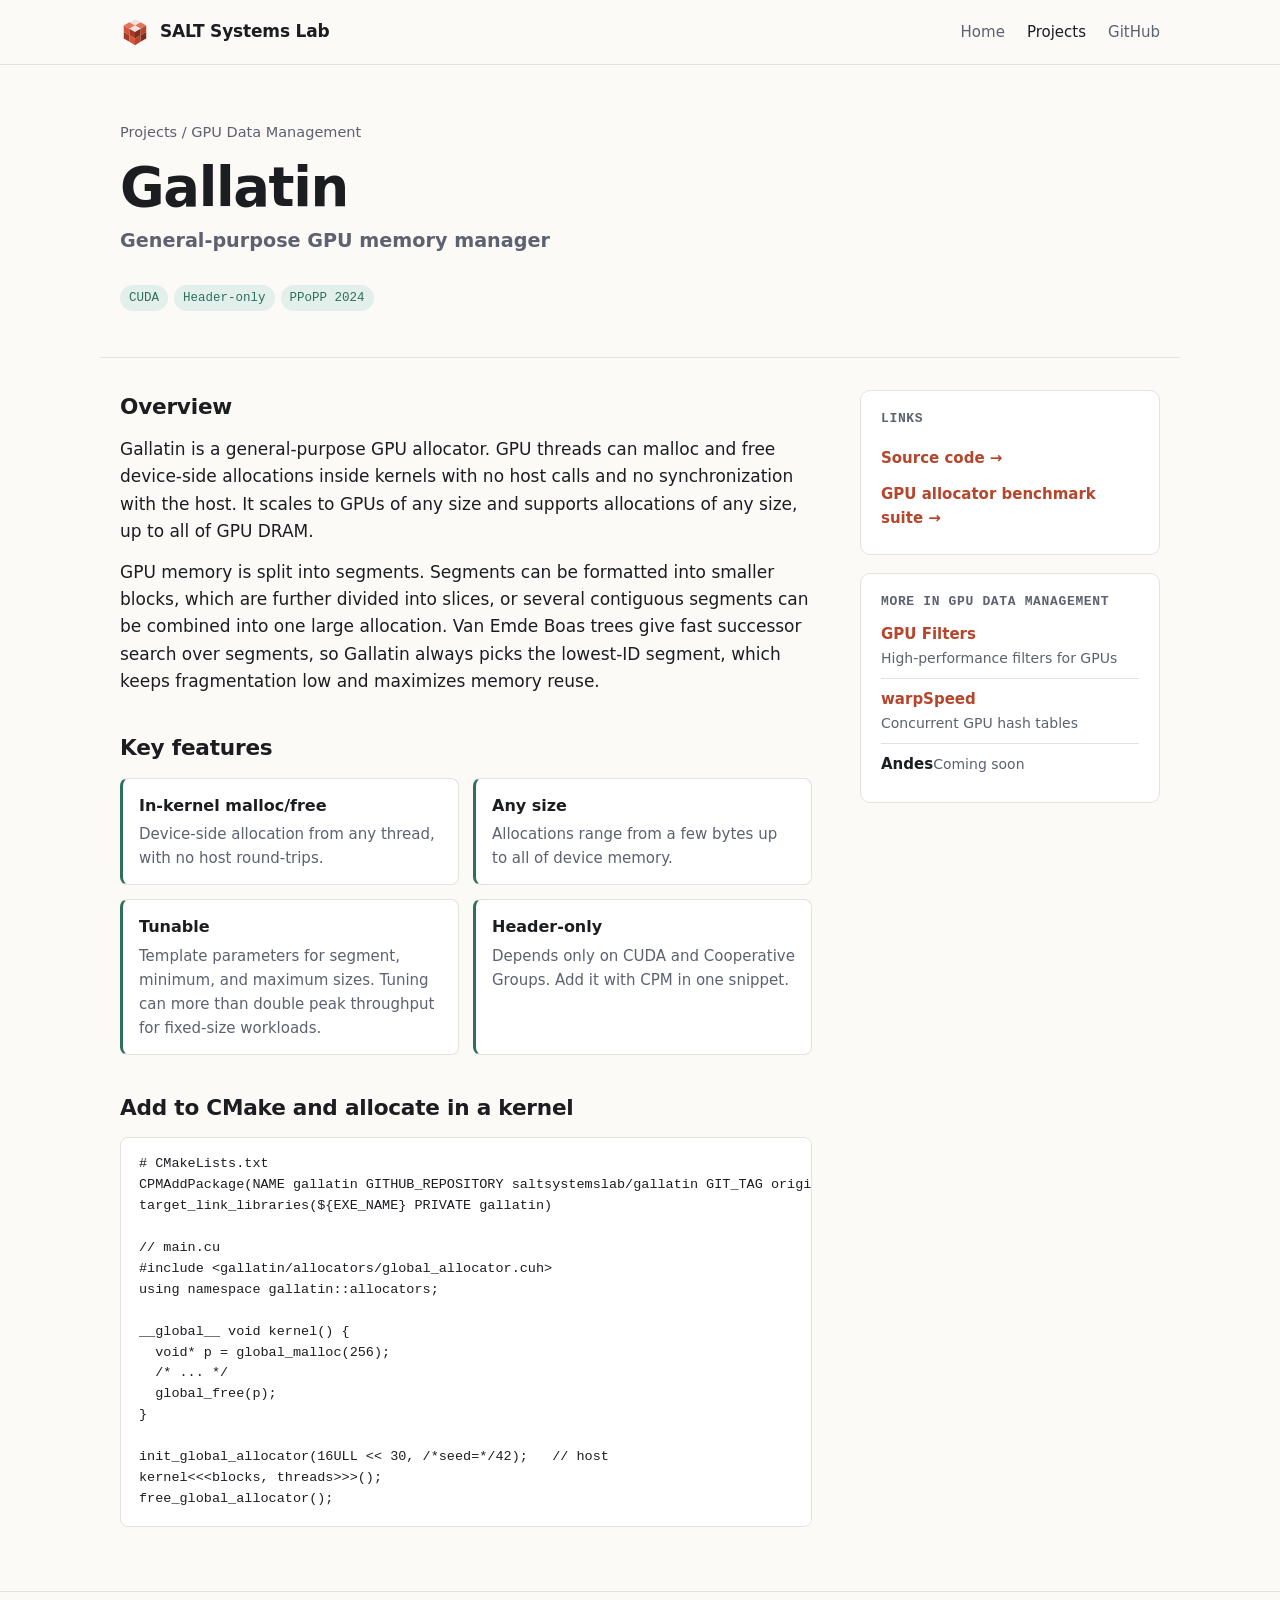
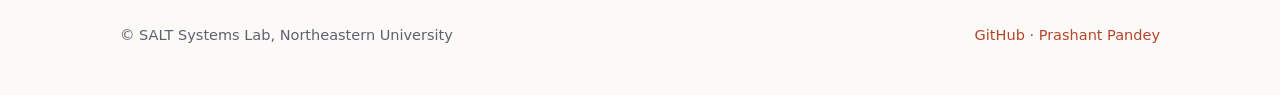
<file: projects/gallatin.html>
<!doctype html>
<html lang="en">
<head>
  <meta charset="utf-8">
  <meta name="viewport" content="width=device-width, initial-scale=1">
  <title>Gallatin · SALT Systems Lab</title>
  <meta name="description" content="Gallatin: General-purpose GPU memory manager. An open-source project from SALT Systems Lab.">
  <link rel="icon" type="image/svg+xml" href="../assets/logo-mark.svg">
  <link rel="stylesheet" href="../assets/style.css">
</head>
<body class="tone-gpu">

<header class="site">
  <div class="wrap">
    <a class="brand" href="../"><img class="mark" src="../assets/logo-mark.svg" alt=""> SALT Systems Lab</a>
    <nav class="main">
      <a href="../">Home</a>
      <a href="../projects.html" aria-current="page">Projects</a>
      <a href="https://github.com/saltsystemslab">GitHub</a>
    </nav>
  </div>
</header>

<main>
  <div class="wrap hero detail-hero">
    <p class="crumbs"><a href="../projects.html">Projects</a> / <a href="../projects.html#gpu">GPU Data Management</a></p>
    <h1>Gallatin</h1>
    <p class="lede">General-purpose GPU memory manager</p>
    <div class="meta"><span class="chip">CUDA</span><span class="chip">Header-only</span><span class="chip">PPoPP 2024</span></div>
  </div>

  <div class="wrap detail">
    <article class="prose">
      <h2>Overview</h2><p>Gallatin is a general-purpose GPU allocator. GPU threads can malloc and free device-side allocations inside kernels with no host calls and no synchronization with the host. It scales to GPUs of any size and supports allocations of any size, up to all of GPU DRAM.</p><p>GPU memory is split into segments. Segments can be formatted into smaller blocks, which are further divided into slices, or several contiguous segments can be combined into one large allocation. Van Emde Boas trees give fast successor search over segments, so Gallatin always picks the lowest-ID segment, which keeps fragmentation low and maximizes memory reuse.</p><h2>Key features</h2><div class="features"><div class="feature"><h3>In-kernel malloc/free</h3><p>Device-side allocation from any thread, with no host round-trips.</p></div><div class="feature"><h3>Any size</h3><p>Allocations range from a few bytes up to all of device memory.</p></div><div class="feature"><h3>Tunable</h3><p>Template parameters for segment, minimum, and maximum sizes. Tuning can more than double peak throughput for fixed-size workloads.</p></div><div class="feature"><h3>Header-only</h3><p>Depends only on CUDA and Cooperative Groups. Add it with CPM in one snippet.</p></div></div><h2>Add to CMake and allocate in a kernel</h2><pre><code class="lang-cpp"># CMakeLists.txt
CPMAddPackage(NAME gallatin GITHUB_REPOSITORY saltsystemslab/gallatin GIT_TAG origin/main)
target_link_libraries(${EXE_NAME} PRIVATE gallatin)

// main.cu
#include &lt;gallatin/allocators/global_allocator.cuh&gt;
using namespace gallatin::allocators;

__global__ void kernel() {
  void* p = global_malloc(256);
  /* ... */
  global_free(p);
}

init_global_allocator(16ULL &lt;&lt; 30, /*seed=*/42);   // host
kernel&lt;&lt;&lt;blocks, threads&gt;&gt;&gt;();
free_global_allocator();</code></pre>
    </article>
    <aside class="side">
      <div class="side-box">
        <h3>Links</h3>
        <ul class="side-links"><li><a href="https://github.com/saltsystemslab/gallatin">Source code →</a></li><li><a href="https://github.com/saltsystemslab/memmansurvey">GPU allocator benchmark suite →</a></li></ul>
      </div>
      <div class="side-box">
        <h3>More in GPU Data Management</h3>
        <ul class="related"><li><a href="gpu-filters.html">GPU Filters</a><span>High-performance filters for GPUs</span></li><li><a href="warpspeed.html">warpSpeed</a><span>Concurrent GPU hash tables</span></li><li><strong>Andes</strong><span>Coming soon</span></li></ul>
      </div>
    </aside>
  </div>
</main>

<footer class="site">
  <div class="wrap">
    <span>© SALT Systems Lab, Northeastern University</span>
    <span><a href="https://github.com/saltsystemslab">GitHub</a> · <a href="https://prashantpandey.github.io/">Prashant Pandey</a></span>
  </div>
</footer>

</body>
</html>
</file>
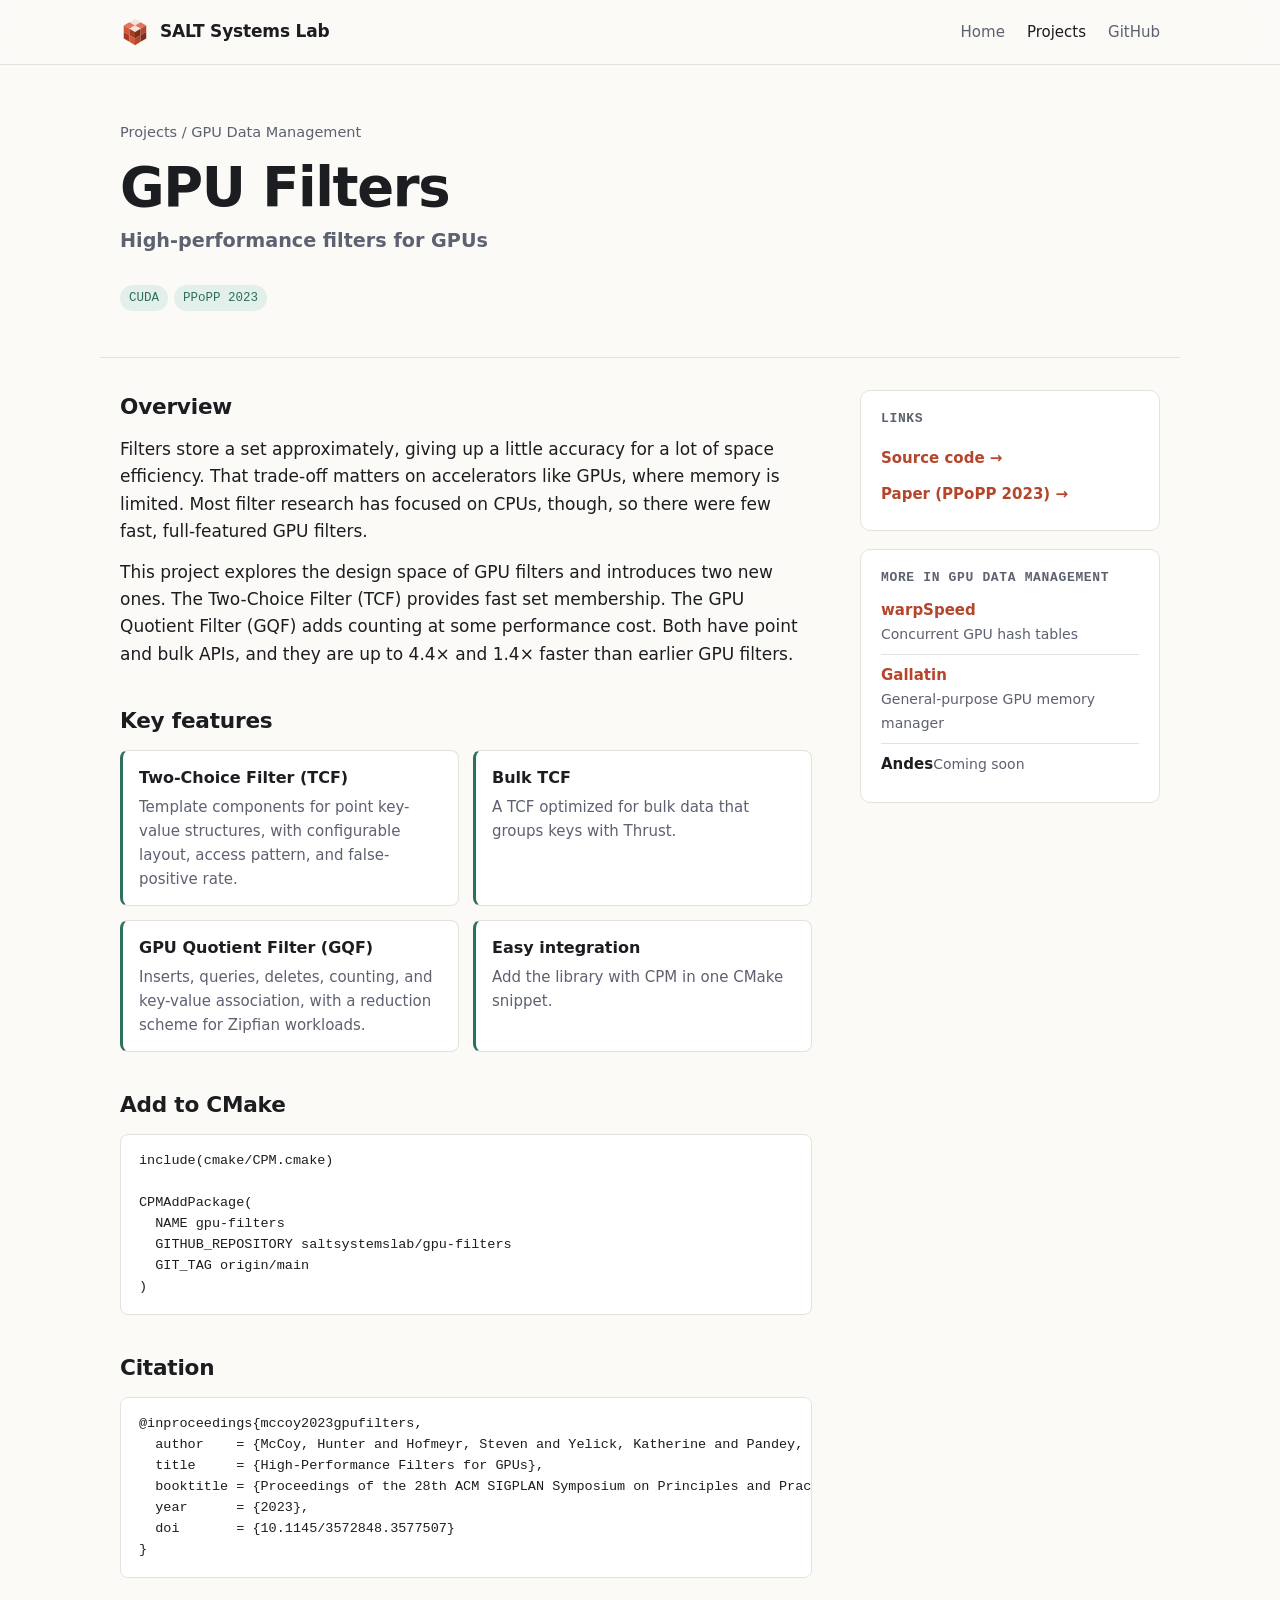
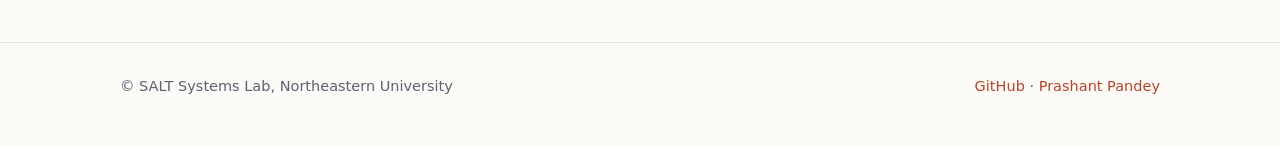
<file: projects/gpu-filters.html>
<!doctype html>
<html lang="en">
<head>
  <meta charset="utf-8">
  <meta name="viewport" content="width=device-width, initial-scale=1">
  <title>GPU Filters · SALT Systems Lab</title>
  <meta name="description" content="GPU Filters: High-performance filters for GPUs. An open-source project from SALT Systems Lab.">
  <link rel="icon" type="image/svg+xml" href="../assets/logo-mark.svg">
  <link rel="stylesheet" href="../assets/style.css">
</head>
<body class="tone-gpu">

<header class="site">
  <div class="wrap">
    <a class="brand" href="../"><img class="mark" src="../assets/logo-mark.svg" alt=""> SALT Systems Lab</a>
    <nav class="main">
      <a href="../">Home</a>
      <a href="../projects.html" aria-current="page">Projects</a>
      <a href="https://github.com/saltsystemslab">GitHub</a>
    </nav>
  </div>
</header>

<main>
  <div class="wrap hero detail-hero">
    <p class="crumbs"><a href="../projects.html">Projects</a> / <a href="../projects.html#gpu">GPU Data Management</a></p>
    <h1>GPU Filters</h1>
    <p class="lede">High-performance filters for GPUs</p>
    <div class="meta"><span class="chip">CUDA</span><span class="chip">PPoPP 2023</span></div>
  </div>

  <div class="wrap detail">
    <article class="prose">
      <h2>Overview</h2><p>Filters store a set approximately, giving up a little accuracy for a lot of space efficiency. That trade-off matters on accelerators like GPUs, where memory is limited. Most filter research has focused on CPUs, though, so there were few fast, full-featured GPU filters.</p><p>This project explores the design space of GPU filters and introduces two new ones. The Two-Choice Filter (TCF) provides fast set membership. The GPU Quotient Filter (GQF) adds counting at some performance cost. Both have point and bulk APIs, and they are up to 4.4× and 1.4× faster than earlier GPU filters.</p><h2>Key features</h2><div class="features"><div class="feature"><h3>Two-Choice Filter (TCF)</h3><p>Template components for point key-value structures, with configurable layout, access pattern, and false-positive rate.</p></div><div class="feature"><h3>Bulk TCF</h3><p>A TCF optimized for bulk data that groups keys with Thrust.</p></div><div class="feature"><h3>GPU Quotient Filter (GQF)</h3><p>Inserts, queries, deletes, counting, and key-value association, with a reduction scheme for Zipfian workloads.</p></div><div class="feature"><h3>Easy integration</h3><p>Add the library with CPM in one CMake snippet.</p></div></div><h2>Add to CMake</h2><pre><code class="lang-cmake">include(cmake/CPM.cmake)

CPMAddPackage(
  NAME gpu-filters
  GITHUB_REPOSITORY saltsystemslab/gpu-filters
  GIT_TAG origin/main
)</code></pre><h2>Citation</h2><pre><code>@inproceedings{mccoy2023gpufilters,
  author    = {McCoy, Hunter and Hofmeyr, Steven and Yelick, Katherine and Pandey, Prashant},
  title     = {High-Performance Filters for GPUs},
  booktitle = {Proceedings of the 28th ACM SIGPLAN Symposium on Principles and Practice of Parallel Programming (PPoPP)},
  year      = {2023},
  doi       = {10.1145/3572848.3577507}
}</code></pre>
    </article>
    <aside class="side">
      <div class="side-box">
        <h3>Links</h3>
        <ul class="side-links"><li><a href="https://github.com/saltsystemslab/gpu-filters">Source code →</a></li><li><a href="https://doi.org/10.1145/3572848.3577507">Paper (PPoPP 2023) →</a></li></ul>
      </div>
      <div class="side-box">
        <h3>More in GPU Data Management</h3>
        <ul class="related"><li><a href="warpspeed.html">warpSpeed</a><span>Concurrent GPU hash tables</span></li><li><a href="gallatin.html">Gallatin</a><span>General-purpose GPU memory manager</span></li><li><strong>Andes</strong><span>Coming soon</span></li></ul>
      </div>
    </aside>
  </div>
</main>

<footer class="site">
  <div class="wrap">
    <span>© SALT Systems Lab, Northeastern University</span>
    <span><a href="https://github.com/saltsystemslab">GitHub</a> · <a href="https://prashantpandey.github.io/">Prashant Pandey</a></span>
  </div>
</footer>

</body>
</html>
</file>
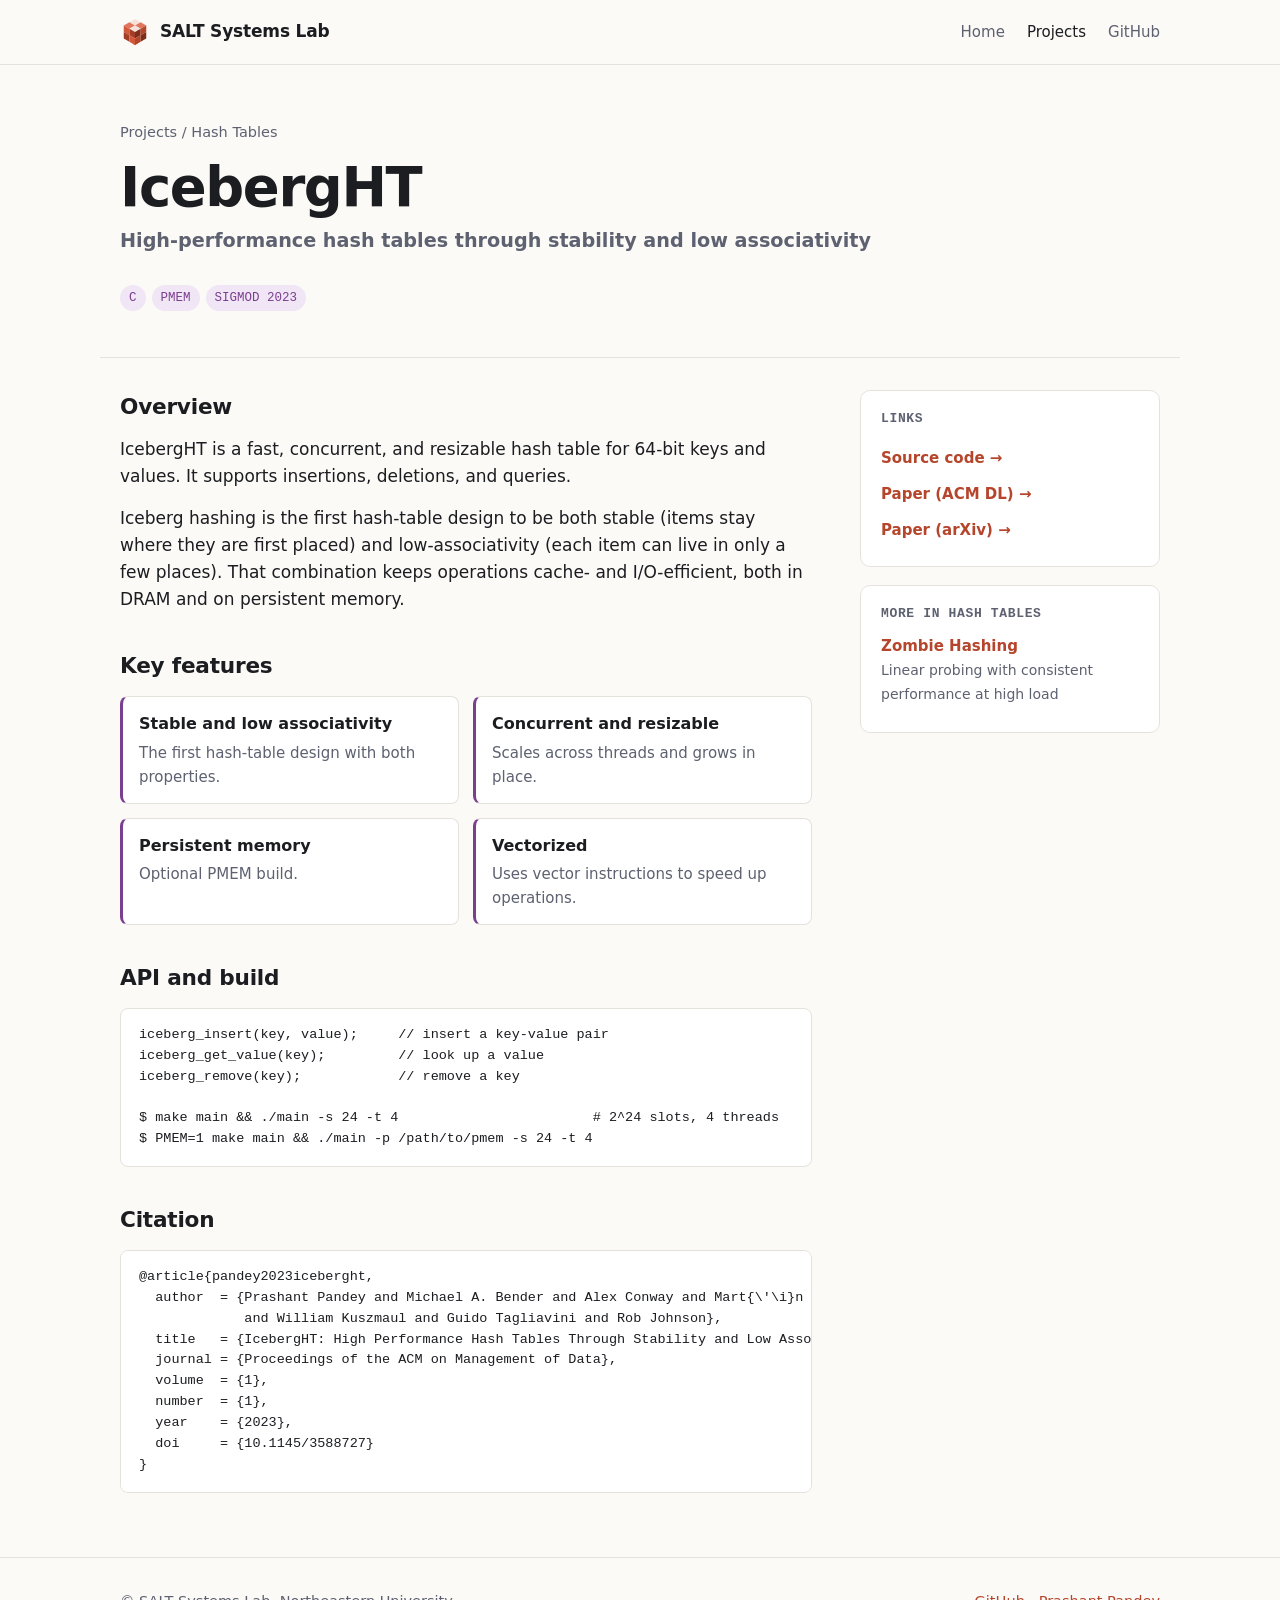
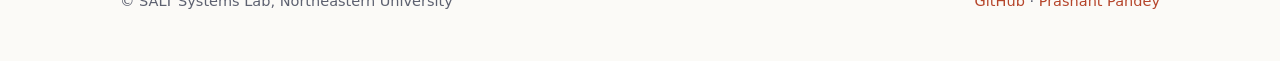
<file: projects/iceberg.html>
<!doctype html>
<html lang="en">
<head>
  <meta charset="utf-8">
  <meta name="viewport" content="width=device-width, initial-scale=1">
  <title>IcebergHT · SALT Systems Lab</title>
  <meta name="description" content="IcebergHT: High-performance hash tables through stability and low associativity. An open-source project from SALT Systems Lab.">
  <link rel="icon" type="image/svg+xml" href="../assets/logo-mark.svg">
  <link rel="stylesheet" href="../assets/style.css">
</head>
<body class="tone-hash">

<header class="site">
  <div class="wrap">
    <a class="brand" href="../"><img class="mark" src="../assets/logo-mark.svg" alt=""> SALT Systems Lab</a>
    <nav class="main">
      <a href="../">Home</a>
      <a href="../projects.html" aria-current="page">Projects</a>
      <a href="https://github.com/saltsystemslab">GitHub</a>
    </nav>
  </div>
</header>

<main>
  <div class="wrap hero detail-hero">
    <p class="crumbs"><a href="../projects.html">Projects</a> / <a href="../projects.html#hashtables">Hash Tables</a></p>
    <h1>IcebergHT</h1>
    <p class="lede">High-performance hash tables through stability and low associativity</p>
    <div class="meta"><span class="chip">C</span><span class="chip">PMEM</span><span class="chip">SIGMOD 2023</span></div>
  </div>

  <div class="wrap detail">
    <article class="prose">
      <h2>Overview</h2><p>IcebergHT is a fast, concurrent, and resizable hash table for 64-bit keys and values. It supports insertions, deletions, and queries.</p><p>Iceberg hashing is the first hash-table design to be both stable (items stay where they are first placed) and low-associativity (each item can live in only a few places). That combination keeps operations cache- and I/O-efficient, both in DRAM and on persistent memory.</p><h2>Key features</h2><div class="features"><div class="feature"><h3>Stable and low associativity</h3><p>The first hash-table design with both properties.</p></div><div class="feature"><h3>Concurrent and resizable</h3><p>Scales across threads and grows in place.</p></div><div class="feature"><h3>Persistent memory</h3><p>Optional PMEM build.</p></div><div class="feature"><h3>Vectorized</h3><p>Uses vector instructions to speed up operations.</p></div></div><h2>API and build</h2><pre><code class="lang-c">iceberg_insert(key, value);     // insert a key-value pair
iceberg_get_value(key);         // look up a value
iceberg_remove(key);            // remove a key

$ make main &amp;&amp; ./main -s 24 -t 4                        # 2^24 slots, 4 threads
$ PMEM=1 make main &amp;&amp; ./main -p /path/to/pmem -s 24 -t 4</code></pre><h2>Citation</h2><pre><code>@article{pandey2023iceberght,
  author  = {Prashant Pandey and Michael A. Bender and Alex Conway and Mart{\&#x27;\i}n Farach-Colton
             and William Kuszmaul and Guido Tagliavini and Rob Johnson},
  title   = {IcebergHT: High Performance Hash Tables Through Stability and Low Associativity},
  journal = {Proceedings of the ACM on Management of Data},
  volume  = {1},
  number  = {1},
  year    = {2023},
  doi     = {10.1145/3588727}
}</code></pre>
    </article>
    <aside class="side">
      <div class="side-box">
        <h3>Links</h3>
        <ul class="side-links"><li><a href="https://github.com/saltsystemslab/iceberghashtable">Source code →</a></li><li><a href="https://doi.org/10.1145/3588727">Paper (ACM DL) →</a></li><li><a href="https://arxiv.org/abs/2210.04068">Paper (arXiv) →</a></li></ul>
      </div>
      <div class="side-box">
        <h3>More in Hash Tables</h3>
        <ul class="related"><li><a href="zombie-hashing.html">Zombie Hashing</a><span>Linear probing with consistent performance at high load</span></li></ul>
      </div>
    </aside>
  </div>
</main>

<footer class="site">
  <div class="wrap">
    <span>© SALT Systems Lab, Northeastern University</span>
    <span><a href="https://github.com/saltsystemslab">GitHub</a> · <a href="https://prashantpandey.github.io/">Prashant Pandey</a></span>
  </div>
</footer>

</body>
</html>
</file>
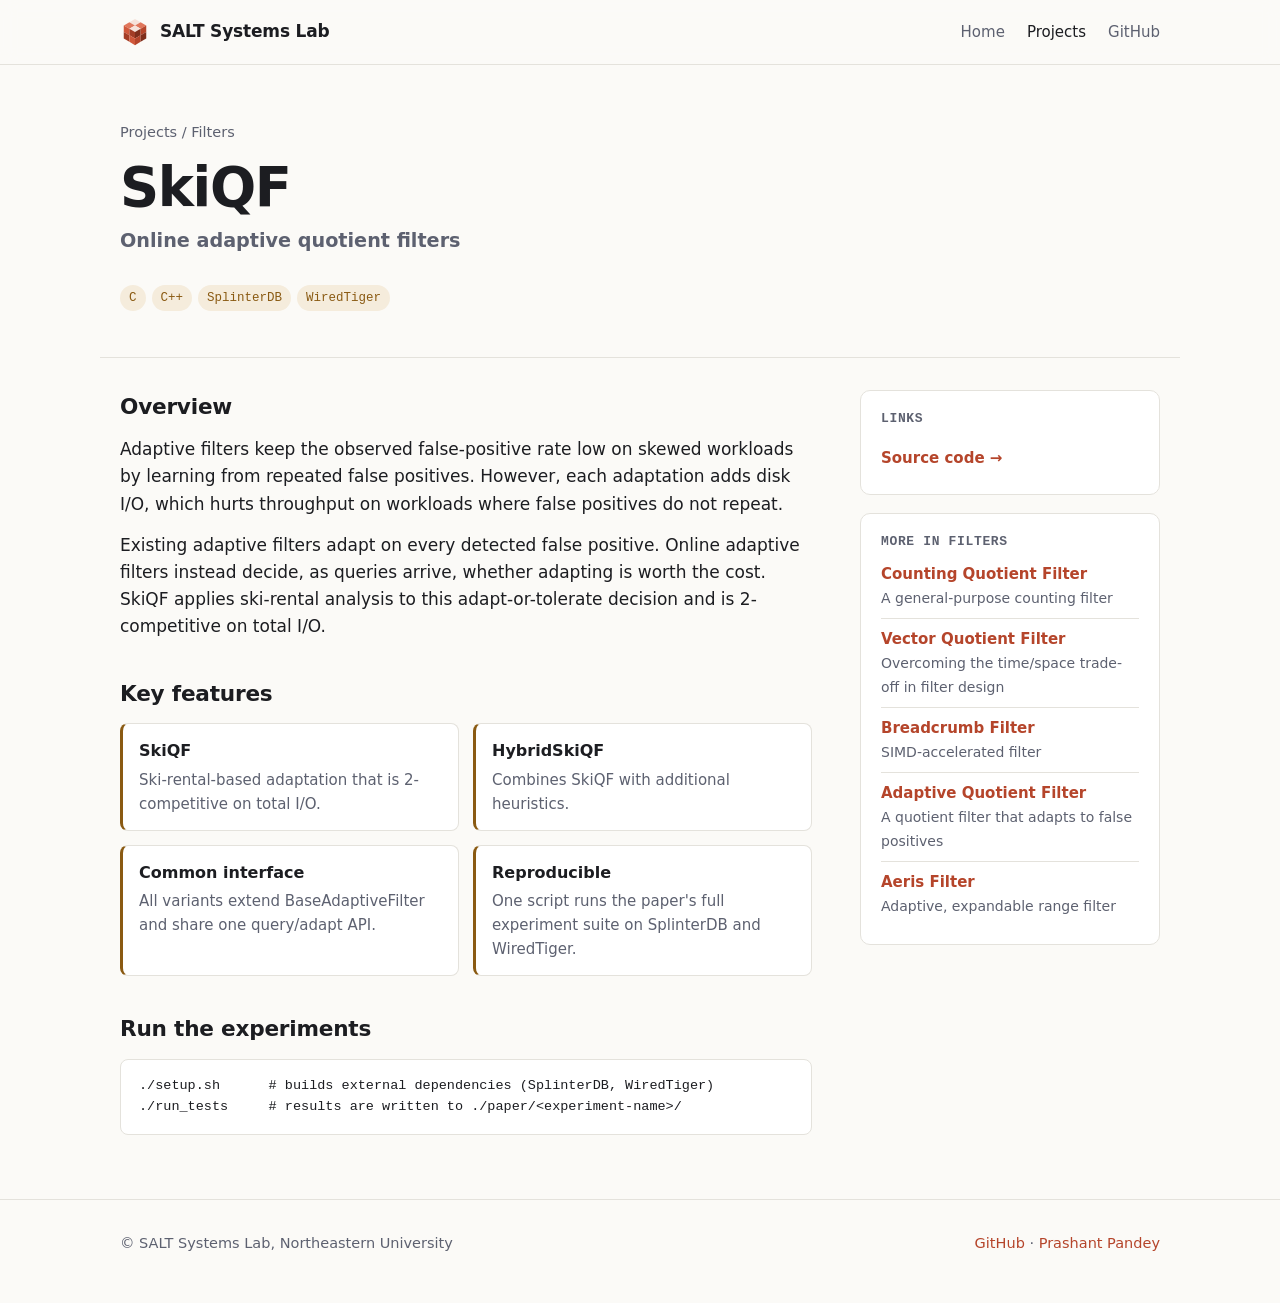
<file: projects/skiqf.html>
<!doctype html>
<html lang="en">
<head>
  <meta charset="utf-8">
  <meta name="viewport" content="width=device-width, initial-scale=1">
  <title>SkiQF · SALT Systems Lab</title>
  <meta name="description" content="SkiQF: Online adaptive quotient filters. An open-source project from SALT Systems Lab.">
  <link rel="icon" type="image/svg+xml" href="../assets/logo-mark.svg">
  <link rel="stylesheet" href="../assets/style.css">
</head>
<body class="tone-filter">

<header class="site">
  <div class="wrap">
    <a class="brand" href="../"><img class="mark" src="../assets/logo-mark.svg" alt=""> SALT Systems Lab</a>
    <nav class="main">
      <a href="../">Home</a>
      <a href="../projects.html" aria-current="page">Projects</a>
      <a href="https://github.com/saltsystemslab">GitHub</a>
    </nav>
  </div>
</header>

<main>
  <div class="wrap hero detail-hero">
    <p class="crumbs"><a href="../projects.html">Projects</a> / <a href="../projects.html#filters">Filters</a></p>
    <h1>SkiQF</h1>
    <p class="lede">Online adaptive quotient filters</p>
    <div class="meta"><span class="chip">C</span><span class="chip">C++</span><span class="chip">SplinterDB</span><span class="chip">WiredTiger</span></div>
  </div>

  <div class="wrap detail">
    <article class="prose">
      <h2>Overview</h2><p>Adaptive filters keep the observed false-positive rate low on skewed workloads by learning from repeated false positives. However, each adaptation adds disk I/O, which hurts throughput on workloads where false positives do not repeat.</p><p>Existing adaptive filters adapt on every detected false positive. Online adaptive filters instead decide, as queries arrive, whether adapting is worth the cost. SkiQF applies ski-rental analysis to this adapt-or-tolerate decision and is 2-competitive on total I/O.</p><h2>Key features</h2><div class="features"><div class="feature"><h3>SkiQF</h3><p>Ski-rental-based adaptation that is 2-competitive on total I/O.</p></div><div class="feature"><h3>HybridSkiQF</h3><p>Combines SkiQF with additional heuristics.</p></div><div class="feature"><h3>Common interface</h3><p>All variants extend BaseAdaptiveFilter and share one query/adapt API.</p></div><div class="feature"><h3>Reproducible</h3><p>One script runs the paper&#x27;s full experiment suite on SplinterDB and WiredTiger.</p></div></div><h2>Run the experiments</h2><pre><code class="lang-bash">./setup.sh      # builds external dependencies (SplinterDB, WiredTiger)
./run_tests     # results are written to ./paper/&lt;experiment-name&gt;/</code></pre>
    </article>
    <aside class="side">
      <div class="side-box">
        <h3>Links</h3>
        <ul class="side-links"><li><a href="https://github.com/saltsystemslab/SkiRentalAdaptiveQF">Source code →</a></li></ul>
      </div>
      <div class="side-box">
        <h3>More in Filters</h3>
        <ul class="related"><li><a href="cqf.html">Counting Quotient Filter</a><span>A general-purpose counting filter</span></li><li><a href="vqf.html">Vector Quotient Filter</a><span>Overcoming the time/space trade-off in filter design</span></li><li><a href="breadcrumb.html">Breadcrumb Filter</a><span>SIMD-accelerated filter</span></li><li><a href="https://saltsystemslab.github.io/adaptiveqf/">Adaptive Quotient Filter</a><span>A quotient filter that adapts to false positives</span></li><li><a href="aeris.html">Aeris Filter</a><span>Adaptive, expandable range filter</span></li></ul>
      </div>
    </aside>
  </div>
</main>

<footer class="site">
  <div class="wrap">
    <span>© SALT Systems Lab, Northeastern University</span>
    <span><a href="https://github.com/saltsystemslab">GitHub</a> · <a href="https://prashantpandey.github.io/">Prashant Pandey</a></span>
  </div>
</footer>

</body>
</html>
</file>
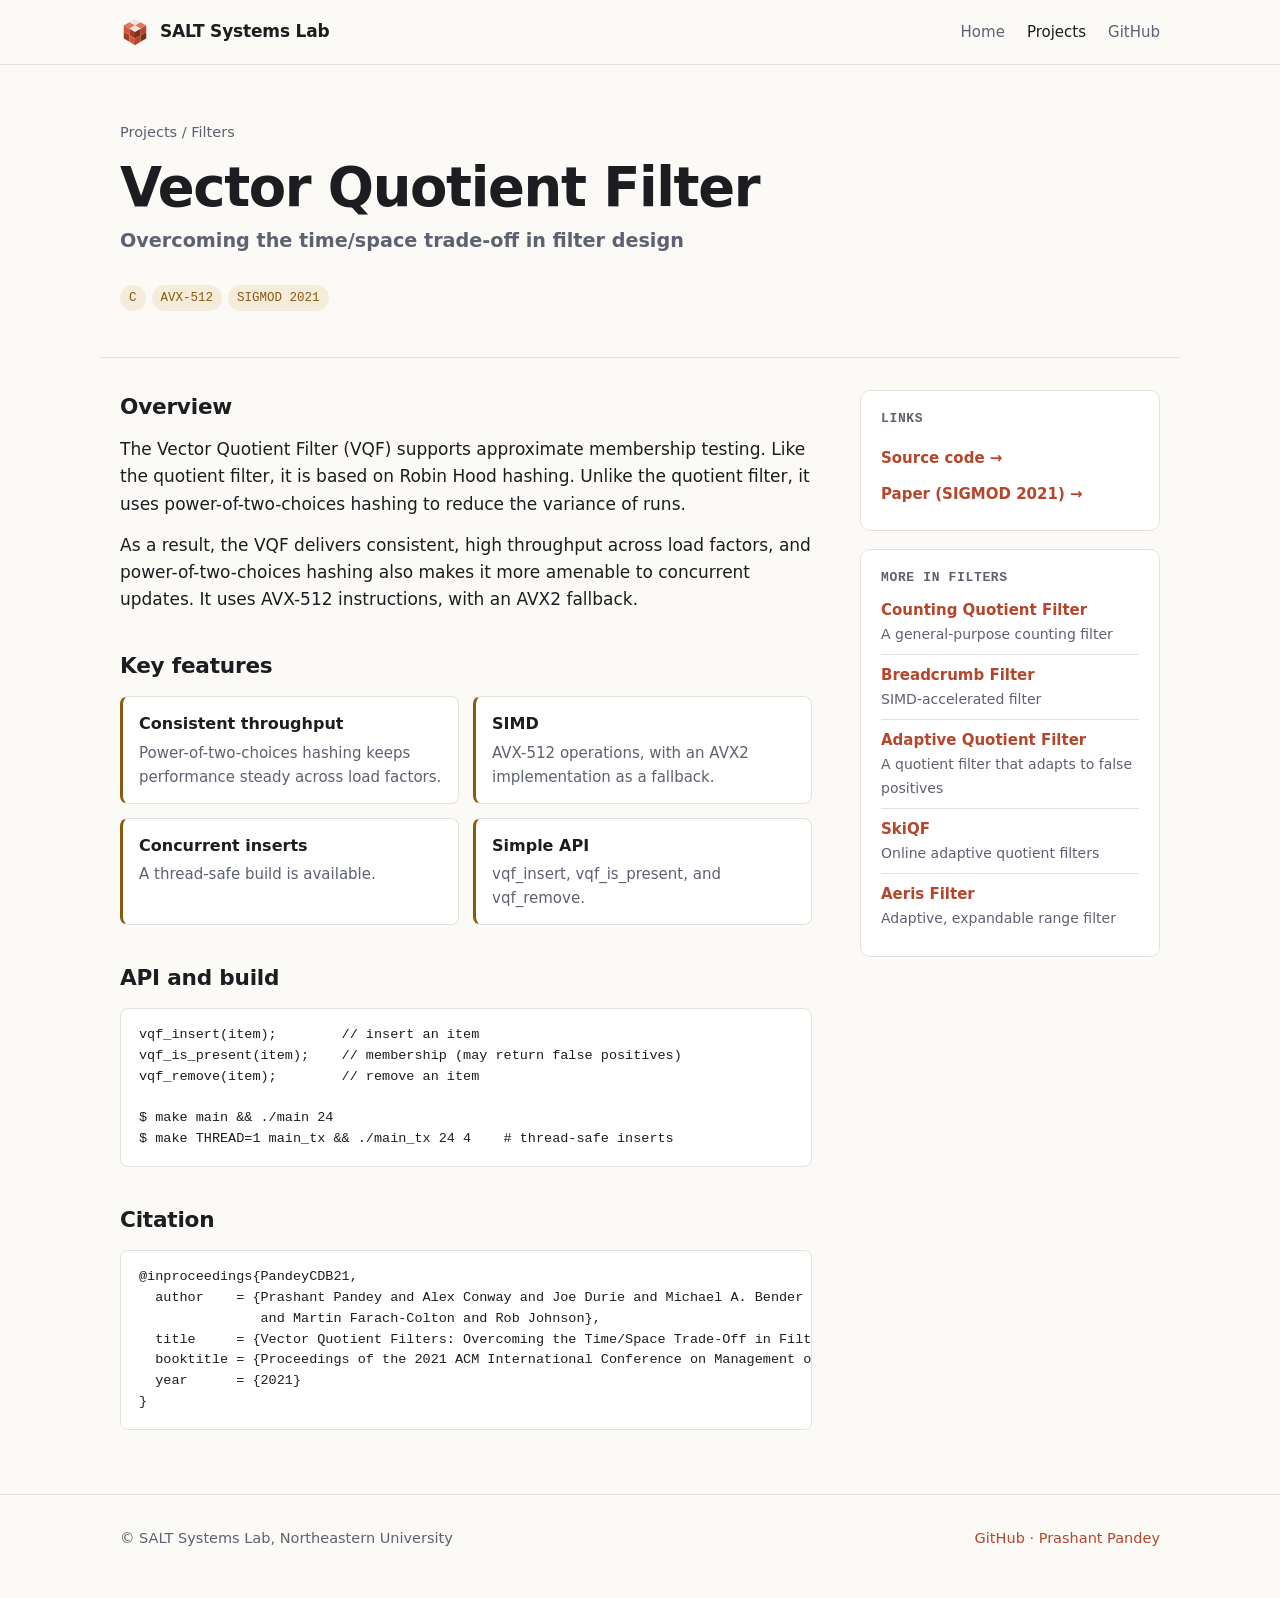
<file: projects/vqf.html>
<!doctype html>
<html lang="en">
<head>
  <meta charset="utf-8">
  <meta name="viewport" content="width=device-width, initial-scale=1">
  <title>Vector Quotient Filter · SALT Systems Lab</title>
  <meta name="description" content="Vector Quotient Filter: Overcoming the time/space trade-off in filter design. An open-source project from SALT Systems Lab.">
  <link rel="icon" type="image/svg+xml" href="../assets/logo-mark.svg">
  <link rel="stylesheet" href="../assets/style.css">
</head>
<body class="tone-filter">

<header class="site">
  <div class="wrap">
    <a class="brand" href="../"><img class="mark" src="../assets/logo-mark.svg" alt=""> SALT Systems Lab</a>
    <nav class="main">
      <a href="../">Home</a>
      <a href="../projects.html" aria-current="page">Projects</a>
      <a href="https://github.com/saltsystemslab">GitHub</a>
    </nav>
  </div>
</header>

<main>
  <div class="wrap hero detail-hero">
    <p class="crumbs"><a href="../projects.html">Projects</a> / <a href="../projects.html#filters">Filters</a></p>
    <h1>Vector Quotient Filter</h1>
    <p class="lede">Overcoming the time/space trade-off in filter design</p>
    <div class="meta"><span class="chip">C</span><span class="chip">AVX-512</span><span class="chip">SIGMOD 2021</span></div>
  </div>

  <div class="wrap detail">
    <article class="prose">
      <h2>Overview</h2><p>The Vector Quotient Filter (VQF) supports approximate membership testing. Like the quotient filter, it is based on Robin Hood hashing. Unlike the quotient filter, it uses power-of-two-choices hashing to reduce the variance of runs.</p><p>As a result, the VQF delivers consistent, high throughput across load factors, and power-of-two-choices hashing also makes it more amenable to concurrent updates. It uses AVX-512 instructions, with an AVX2 fallback.</p><h2>Key features</h2><div class="features"><div class="feature"><h3>Consistent throughput</h3><p>Power-of-two-choices hashing keeps performance steady across load factors.</p></div><div class="feature"><h3>SIMD</h3><p>AVX-512 operations, with an AVX2 implementation as a fallback.</p></div><div class="feature"><h3>Concurrent inserts</h3><p>A thread-safe build is available.</p></div><div class="feature"><h3>Simple API</h3><p>vqf_insert, vqf_is_present, and vqf_remove.</p></div></div><h2>API and build</h2><pre><code class="lang-c">vqf_insert(item);        // insert an item
vqf_is_present(item);    // membership (may return false positives)
vqf_remove(item);        // remove an item

$ make main &amp;&amp; ./main 24
$ make THREAD=1 main_tx &amp;&amp; ./main_tx 24 4    # thread-safe inserts</code></pre><h2>Citation</h2><pre><code>@inproceedings{PandeyCDB21,
  author    = {Prashant Pandey and Alex Conway and Joe Durie and Michael A. Bender
               and Martin Farach-Colton and Rob Johnson},
  title     = {Vector Quotient Filters: Overcoming the Time/Space Trade-Off in Filter Design},
  booktitle = {Proceedings of the 2021 ACM International Conference on Management of Data (SIGMOD)},
  year      = {2021}
}</code></pre>
    </article>
    <aside class="side">
      <div class="side-box">
        <h3>Links</h3>
        <ul class="side-links"><li><a href="https://github.com/saltsystemslab/vqf">Source code →</a></li><li><a href="https://doi.org/10.1145/3448016.3452841">Paper (SIGMOD 2021) →</a></li></ul>
      </div>
      <div class="side-box">
        <h3>More in Filters</h3>
        <ul class="related"><li><a href="cqf.html">Counting Quotient Filter</a><span>A general-purpose counting filter</span></li><li><a href="breadcrumb.html">Breadcrumb Filter</a><span>SIMD-accelerated filter</span></li><li><a href="https://saltsystemslab.github.io/adaptiveqf/">Adaptive Quotient Filter</a><span>A quotient filter that adapts to false positives</span></li><li><a href="skiqf.html">SkiQF</a><span>Online adaptive quotient filters</span></li><li><a href="aeris.html">Aeris Filter</a><span>Adaptive, expandable range filter</span></li></ul>
      </div>
    </aside>
  </div>
</main>

<footer class="site">
  <div class="wrap">
    <span>© SALT Systems Lab, Northeastern University</span>
    <span><a href="https://github.com/saltsystemslab">GitHub</a> · <a href="https://prashantpandey.github.io/">Prashant Pandey</a></span>
  </div>
</footer>

</body>
</html>
</file>
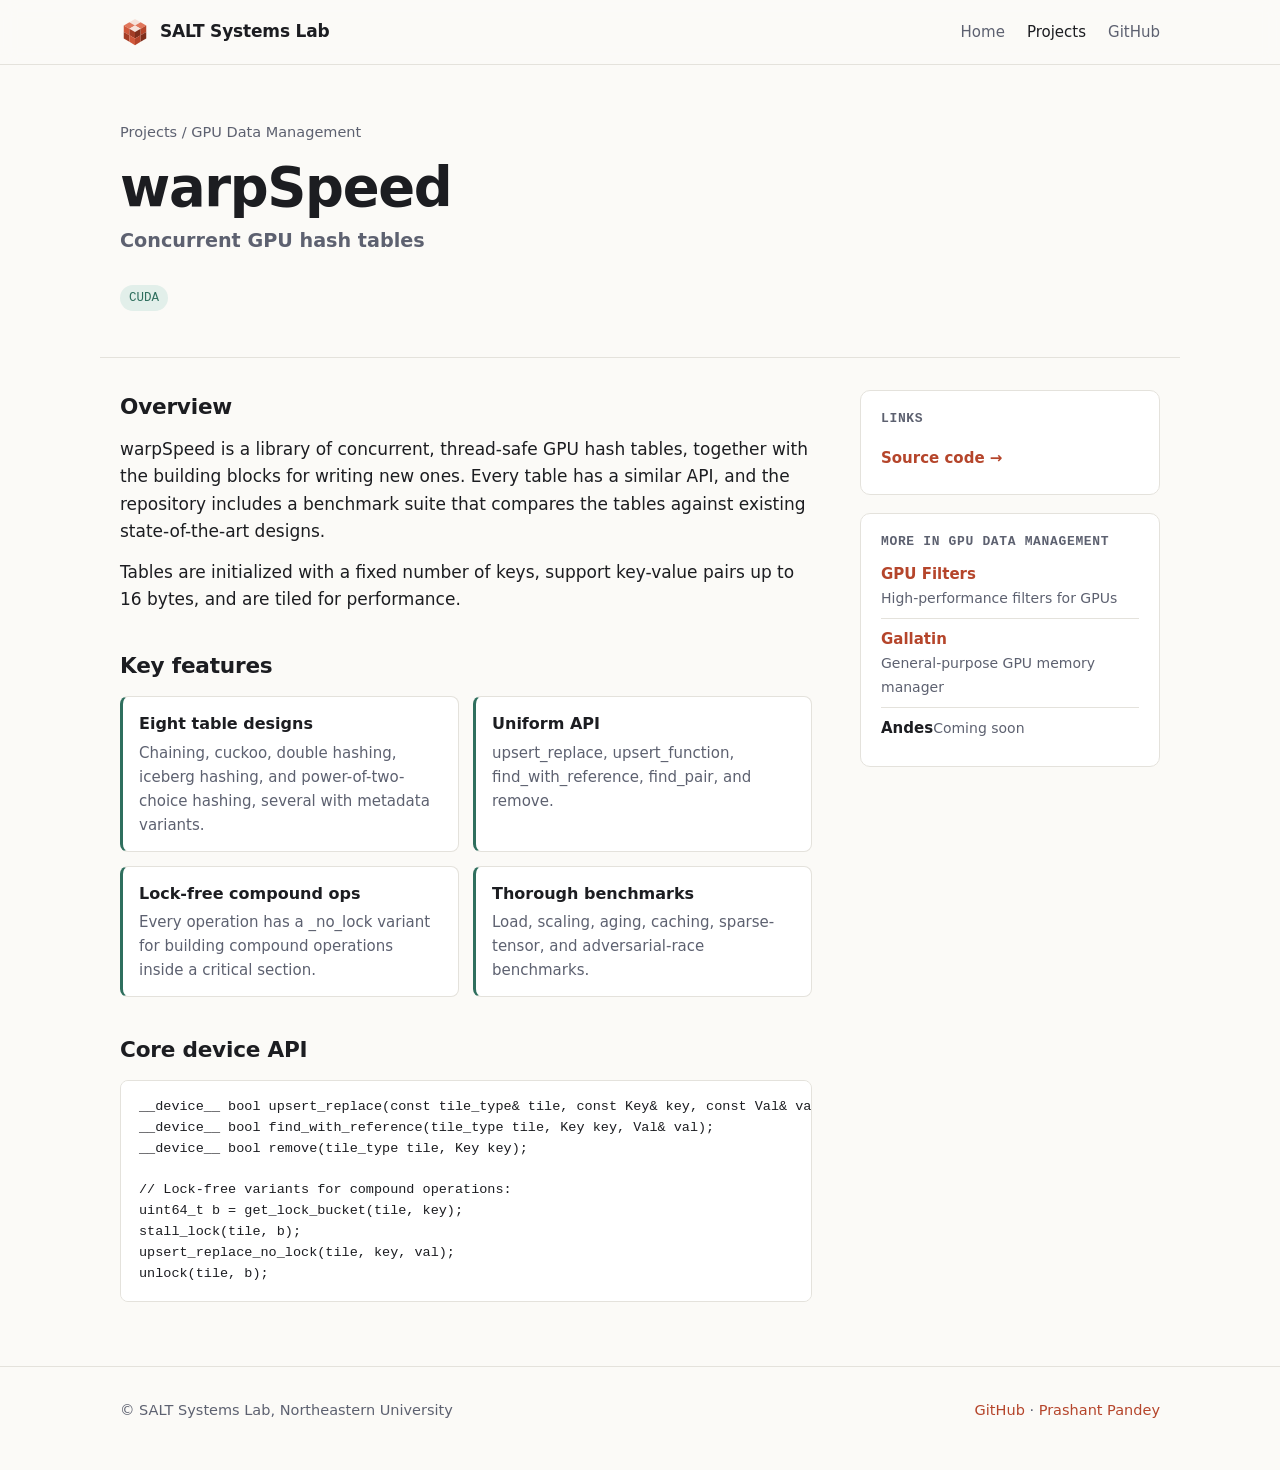
<file: projects/warpspeed.html>
<!doctype html>
<html lang="en">
<head>
  <meta charset="utf-8">
  <meta name="viewport" content="width=device-width, initial-scale=1">
  <title>warpSpeed · SALT Systems Lab</title>
  <meta name="description" content="warpSpeed: Concurrent GPU hash tables. An open-source project from SALT Systems Lab.">
  <link rel="icon" type="image/svg+xml" href="../assets/logo-mark.svg">
  <link rel="stylesheet" href="../assets/style.css">
</head>
<body class="tone-gpu">

<header class="site">
  <div class="wrap">
    <a class="brand" href="../"><img class="mark" src="../assets/logo-mark.svg" alt=""> SALT Systems Lab</a>
    <nav class="main">
      <a href="../">Home</a>
      <a href="../projects.html" aria-current="page">Projects</a>
      <a href="https://github.com/saltsystemslab">GitHub</a>
    </nav>
  </div>
</header>

<main>
  <div class="wrap hero detail-hero">
    <p class="crumbs"><a href="../projects.html">Projects</a> / <a href="../projects.html#gpu">GPU Data Management</a></p>
    <h1>warpSpeed</h1>
    <p class="lede">Concurrent GPU hash tables</p>
    <div class="meta"><span class="chip">CUDA</span></div>
  </div>

  <div class="wrap detail">
    <article class="prose">
      <h2>Overview</h2><p>warpSpeed is a library of concurrent, thread-safe GPU hash tables, together with the building blocks for writing new ones. Every table has a similar API, and the repository includes a benchmark suite that compares the tables against existing state-of-the-art designs.</p><p>Tables are initialized with a fixed number of keys, support key-value pairs up to 16 bytes, and are tiled for performance.</p><h2>Key features</h2><div class="features"><div class="feature"><h3>Eight table designs</h3><p>Chaining, cuckoo, double hashing, iceberg hashing, and power-of-two-choice hashing, several with metadata variants.</p></div><div class="feature"><h3>Uniform API</h3><p>upsert_replace, upsert_function, find_with_reference, find_pair, and remove.</p></div><div class="feature"><h3>Lock-free compound ops</h3><p>Every operation has a _no_lock variant for building compound operations inside a critical section.</p></div><div class="feature"><h3>Thorough benchmarks</h3><p>Load, scaling, aging, caching, sparse-tensor, and adversarial-race benchmarks.</p></div></div><h2>Core device API</h2><pre><code class="lang-cpp">__device__ bool upsert_replace(const tile_type&amp; tile, const Key&amp; key, const Val&amp; val);
__device__ bool find_with_reference(tile_type tile, Key key, Val&amp; val);
__device__ bool remove(tile_type tile, Key key);

// Lock-free variants for compound operations:
uint64_t b = get_lock_bucket(tile, key);
stall_lock(tile, b);
upsert_replace_no_lock(tile, key, val);
unlock(tile, b);</code></pre>
    </article>
    <aside class="side">
      <div class="side-box">
        <h3>Links</h3>
        <ul class="side-links"><li><a href="https://github.com/saltsystemslab/warpSpeed">Source code →</a></li></ul>
      </div>
      <div class="side-box">
        <h3>More in GPU Data Management</h3>
        <ul class="related"><li><a href="gpu-filters.html">GPU Filters</a><span>High-performance filters for GPUs</span></li><li><a href="gallatin.html">Gallatin</a><span>General-purpose GPU memory manager</span></li><li><strong>Andes</strong><span>Coming soon</span></li></ul>
      </div>
    </aside>
  </div>
</main>

<footer class="site">
  <div class="wrap">
    <span>© SALT Systems Lab, Northeastern University</span>
    <span><a href="https://github.com/saltsystemslab">GitHub</a> · <a href="https://prashantpandey.github.io/">Prashant Pandey</a></span>
  </div>
</footer>

</body>
</html>
</file>
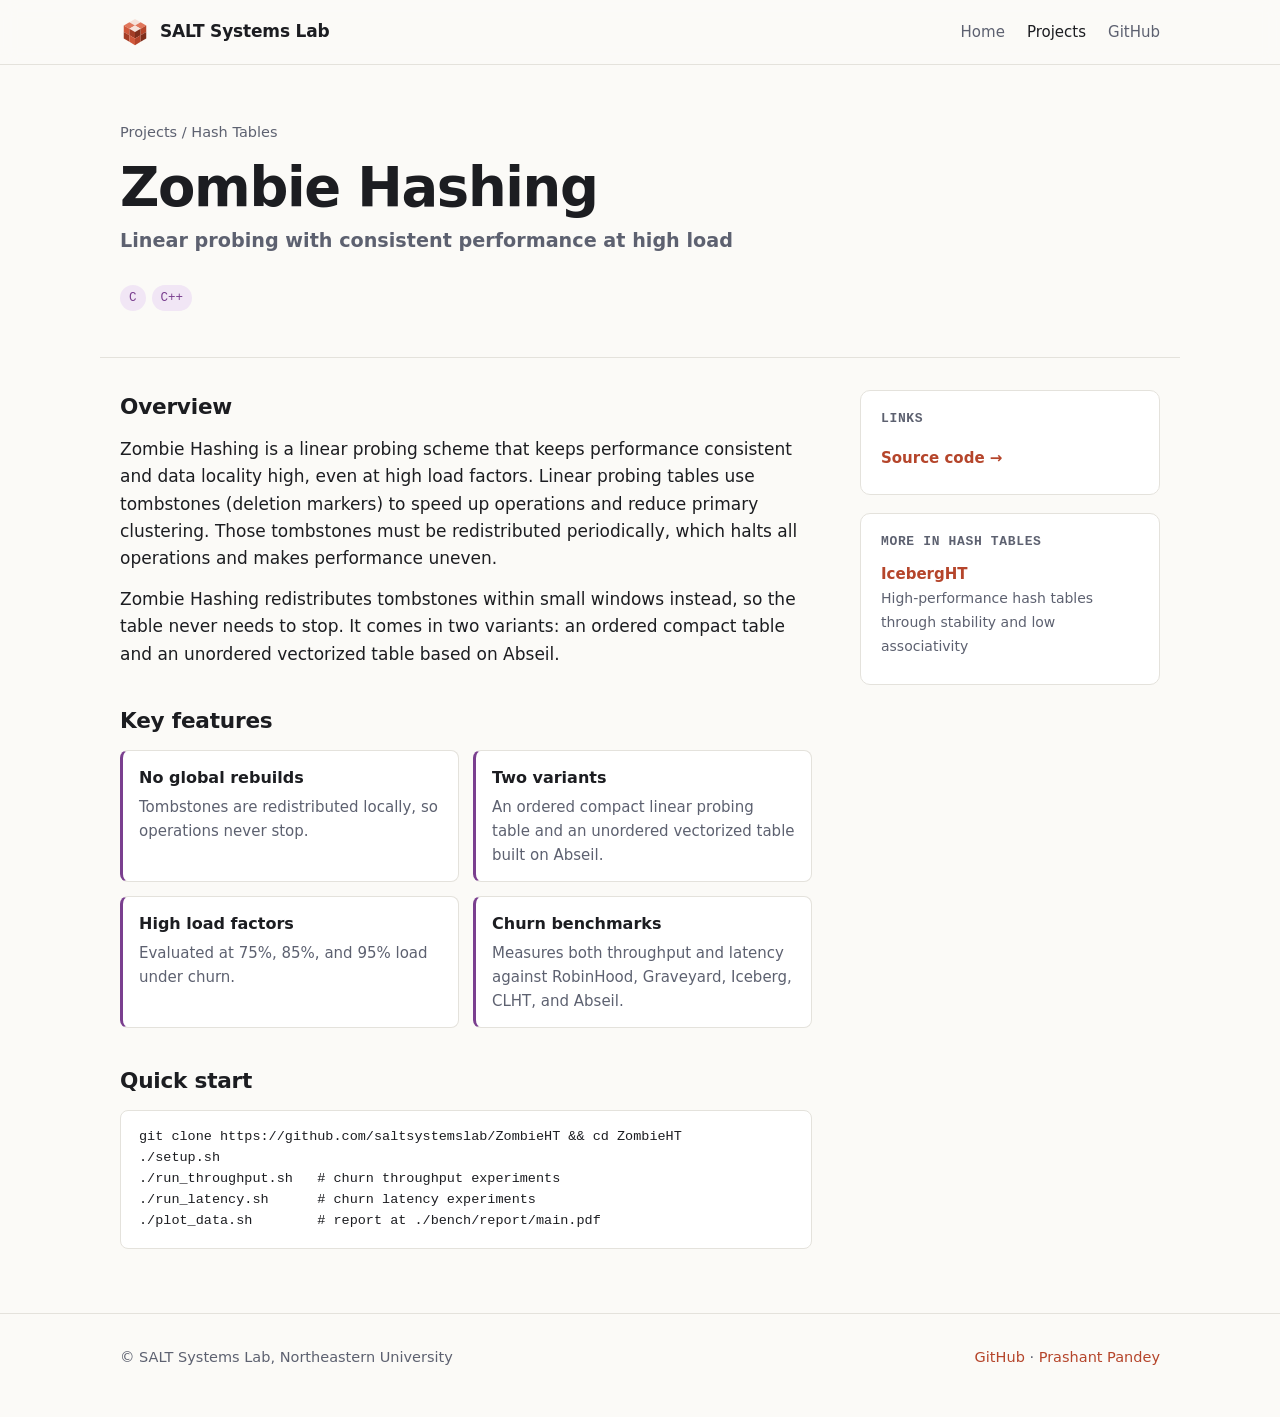
<file: projects/zombie-hashing.html>
<!doctype html>
<html lang="en">
<head>
  <meta charset="utf-8">
  <meta name="viewport" content="width=device-width, initial-scale=1">
  <title>Zombie Hashing · SALT Systems Lab</title>
  <meta name="description" content="Zombie Hashing: Linear probing with consistent performance at high load. An open-source project from SALT Systems Lab.">
  <link rel="icon" type="image/svg+xml" href="../assets/logo-mark.svg">
  <link rel="stylesheet" href="../assets/style.css">
</head>
<body class="tone-hash">

<header class="site">
  <div class="wrap">
    <a class="brand" href="../"><img class="mark" src="../assets/logo-mark.svg" alt=""> SALT Systems Lab</a>
    <nav class="main">
      <a href="../">Home</a>
      <a href="../projects.html" aria-current="page">Projects</a>
      <a href="https://github.com/saltsystemslab">GitHub</a>
    </nav>
  </div>
</header>

<main>
  <div class="wrap hero detail-hero">
    <p class="crumbs"><a href="../projects.html">Projects</a> / <a href="../projects.html#hashtables">Hash Tables</a></p>
    <h1>Zombie Hashing</h1>
    <p class="lede">Linear probing with consistent performance at high load</p>
    <div class="meta"><span class="chip">C</span><span class="chip">C++</span></div>
  </div>

  <div class="wrap detail">
    <article class="prose">
      <h2>Overview</h2><p>Zombie Hashing is a linear probing scheme that keeps performance consistent and data locality high, even at high load factors. Linear probing tables use tombstones (deletion markers) to speed up operations and reduce primary clustering. Those tombstones must be redistributed periodically, which halts all operations and makes performance uneven.</p><p>Zombie Hashing redistributes tombstones within small windows instead, so the table never needs to stop. It comes in two variants: an ordered compact table and an unordered vectorized table based on Abseil.</p><h2>Key features</h2><div class="features"><div class="feature"><h3>No global rebuilds</h3><p>Tombstones are redistributed locally, so operations never stop.</p></div><div class="feature"><h3>Two variants</h3><p>An ordered compact linear probing table and an unordered vectorized table built on Abseil.</p></div><div class="feature"><h3>High load factors</h3><p>Evaluated at 75%, 85%, and 95% load under churn.</p></div><div class="feature"><h3>Churn benchmarks</h3><p>Measures both throughput and latency against RobinHood, Graveyard, Iceberg, CLHT, and Abseil.</p></div></div><h2>Quick start</h2><pre><code class="lang-bash">git clone https://github.com/saltsystemslab/ZombieHT &amp;&amp; cd ZombieHT
./setup.sh
./run_throughput.sh   # churn throughput experiments
./run_latency.sh      # churn latency experiments
./plot_data.sh        # report at ./bench/report/main.pdf</code></pre>
    </article>
    <aside class="side">
      <div class="side-box">
        <h3>Links</h3>
        <ul class="side-links"><li><a href="https://github.com/saltsystemslab/ZombieHT">Source code →</a></li></ul>
      </div>
      <div class="side-box">
        <h3>More in Hash Tables</h3>
        <ul class="related"><li><a href="iceberg.html">IcebergHT</a><span>High-performance hash tables through stability and low associativity</span></li></ul>
      </div>
    </aside>
  </div>
</main>

<footer class="site">
  <div class="wrap">
    <span>© SALT Systems Lab, Northeastern University</span>
    <span><a href="https://github.com/saltsystemslab">GitHub</a> · <a href="https://prashantpandey.github.io/">Prashant Pandey</a></span>
  </div>
</footer>

</body>
</html>
</file>
<file: assets/style.css>
:root {
  --bg: #fbfaf7;
  --surface: #ffffff;
  --text: #1c1d21;
  --muted: #5d6170;
  --border: #e4e2dc;
  --accent: #b5452b;        /* salt-crystal rust */
  --accent-soft: #f6e7e2;
  --gpu: #2f6f5e;
  --gpu-soft: #e2efea;
  --ai: #3d5a99;
  --ai-soft: #e4e9f5;
  --filter: #8a5a12;
  --filter-soft: #f5ecdc;
  --hash: #7a3f8f;
  --hash-soft: #f1e6f5;
  --radius: 10px;
  --max: 1080px;
  --mono: ui-monospace, "SF Mono", Menlo, Consolas, monospace;
  --sans: "Inter", system-ui, -apple-system, "Segoe UI", Roboto, sans-serif;
}

@media (prefers-color-scheme: dark) {
  :root {
    --bg: #131417;
    --surface: #1b1d21;
    --text: #e9e8e4;
    --muted: #a0a3ad;
    --border: #2c2f35;
    --accent: #e0775c;
    --accent-soft: #3a231d;
    --gpu: #6cc3a8;
    --gpu-soft: #1c2f29;
    --ai: #8fa9e6;
    --ai-soft: #1f2638;
    --filter: #e0b268;
    --filter-soft: #33291a;
    --hash: #c99be0;
    --hash-soft: #2e2236;
  }
}

* { box-sizing: border-box; }

html { scroll-behavior: smooth; scroll-padding-top: 80px; }

body {
  margin: 0;
  background: var(--bg);
  color: var(--text);
  font-family: var(--sans);
  font-size: 17px;
  line-height: 1.6;
}

a { color: var(--accent); text-decoration: none; }
a:hover { text-decoration: underline; }

.wrap { max-width: var(--max); margin: 0 auto; padding: 0 20px; }

/* ---------- Header ---------- */
header.site {
  position: sticky;
  top: 0;
  z-index: 10;
  background: color-mix(in srgb, var(--bg) 88%, transparent);
  backdrop-filter: blur(8px);
  border-bottom: 1px solid var(--border);
}
header.site .wrap {
  display: flex;
  align-items: center;
  justify-content: space-between;
  height: 64px;
}
.brand { display: flex; align-items: center; gap: 10px; color: var(--text); font-weight: 700; letter-spacing: -0.01em; }
.brand:hover { text-decoration: none; }
.brand .mark { width: 30px; height: 30px; display: block; }
nav.main { display: flex; gap: 22px; font-size: 15px; }
nav.main a { color: var(--muted); }
nav.main a[aria-current="page"], nav.main a:hover { color: var(--text); text-decoration: none; }

/* ---------- Hero ---------- */
.hero { padding-top: 88px; padding-bottom: 64px; }
.eyebrow {
  font-family: var(--mono); font-size: 13px; letter-spacing: 0.06em;
  text-transform: uppercase; color: var(--accent); margin: 0 0 14px;
}
.hero h1 {
  font-size: clamp(2.1rem, 5vw, 3.4rem);
  line-height: 1.1; letter-spacing: -0.025em; margin: 0 0 20px; max-width: 18ch;
}
.hero p.lede { font-size: 1.2rem; color: var(--muted); max-width: 62ch; margin: 0 0 28px; }
.actions { display: flex; flex-wrap: wrap; gap: 12px; }
.btn {
  display: inline-block; padding: 10px 18px; border-radius: 8px;
  font-weight: 600; font-size: 15px; border: 1px solid var(--border);
  color: var(--text); background: var(--surface);
}
.btn.primary { background: var(--accent); border-color: var(--accent); color: #fff; }
.btn:hover { text-decoration: none; filter: brightness(1.05); }

/* ---------- Sections ---------- */
section { padding: 56px 0; border-top: 1px solid var(--border); }
section h2 { font-size: 1.75rem; letter-spacing: -0.015em; margin: 0 0 8px; }
section .sub { color: var(--muted); margin: 0 0 32px; max-width: 70ch; }

/* ---------- Research-area tiles (home) ---------- */
.areas { display: grid; grid-template-columns: repeat(auto-fit, minmax(min(230px, 100%), 1fr)); gap: 18px; }
.area {
  background: var(--surface); border: 1px solid var(--border); border-radius: var(--radius);
  padding: 24px; display: flex; flex-direction: column; color: var(--text);
  border-top: 4px solid var(--tone);
}
.area:hover { text-decoration: none; border-color: var(--tone); }
.area h3 { margin: 0 0 8px; font-size: 1.2rem; }
.area p { margin: 0 0 16px; color: var(--muted); font-size: 15.5px; }
.area .names { margin-top: auto; display: flex; flex-wrap: wrap; gap: 6px; }

.tone-gpu    { --tone: var(--gpu);    --tone-soft: var(--gpu-soft); }
.tone-ai     { --tone: var(--ai);     --tone-soft: var(--ai-soft); }
.tone-filter { --tone: var(--filter); --tone-soft: var(--filter-soft); }
.tone-hash   { --tone: var(--hash);   --tone-soft: var(--hash-soft); }

.chip {
  font-family: var(--mono); font-size: 12.5px; padding: 3px 9px; border-radius: 999px;
  background: var(--tone-soft, var(--accent-soft)); color: var(--tone, var(--accent));
}

/* ---------- Project groups ---------- */
.group-head { display: flex; align-items: baseline; gap: 12px; margin-bottom: 6px; }
.group-head .dot { width: 12px; height: 12px; border-radius: 3px; background: var(--tone); flex: none; transform: translateY(-2px); }

.toc { display: flex; flex-wrap: wrap; gap: 10px; margin-top: 8px; }
.toc a {
  padding: 6px 14px; border-radius: 999px; border: 1px solid var(--border);
  background: var(--surface); color: var(--text); font-size: 14.5px;
}
.toc a:hover { border-color: var(--tone); text-decoration: none; }

.projects { display: grid; grid-template-columns: repeat(auto-fit, minmax(min(310px, 100%), 1fr)); gap: 18px; }
.project {
  background: var(--surface); border: 1px solid var(--border); border-radius: var(--radius);
  padding: 22px 22px 18px; display: flex; flex-direction: column;
}
.project h3 { margin: 0; font-size: 1.25rem; letter-spacing: -0.01em; }
.project .tagline { margin: 2px 0 12px; color: var(--tone); font-weight: 600; font-size: 14.5px; }
.project p { margin: 0 0 14px; font-size: 15.5px; color: var(--muted); }
.project ul.highlights { margin: 0 0 16px; padding-left: 18px; font-size: 15px; }
.project ul.highlights li { margin-bottom: 4px; }
.meta { display: flex; flex-wrap: wrap; gap: 6px; margin-bottom: 14px; }
.links { margin-top: auto; display: flex; flex-wrap: wrap; gap: 16px; font-size: 14.5px; font-weight: 600; padding-top: 12px; border-top: 1px solid var(--border); }

.todo {
  font-family: var(--mono); font-size: 12.5px; color: var(--accent);
  background: var(--accent-soft); padding: 8px 10px; border-radius: 6px; margin-bottom: 14px;
}

/* ---------- People ---------- */
.people { list-style: none; margin: 0; padding: 0; max-width: 720px; }
.people li { padding: 10px 0; border-bottom: 1px solid var(--border); display: flex; flex-wrap: wrap; gap: 4px 14px; align-items: baseline; }
.people li:first-child { border-top: 1px solid var(--border); }
.people a { font-weight: 600; color: var(--text); min-width: 170px; }
.people a:hover { color: var(--accent); text-decoration: none; }
.people .role { color: var(--muted); font-size: 15px; }
.people-sub { font-size: 13px; font-family: var(--mono); text-transform: uppercase; letter-spacing: 0.05em; color: var(--muted); margin: 32px 0 10px; }

/* ---------- Footer ---------- */
footer.site { border-top: 1px solid var(--border); padding: 32px 0 48px; color: var(--muted); font-size: 14.5px; }
footer.site .wrap { display: flex; flex-wrap: wrap; gap: 12px; justify-content: space-between; }

@media (max-width: 560px) {
  body { font-size: 16px; }
  nav.main { gap: 14px; }
  .hero { padding-top: 56px; padding-bottom: 40px; }
  .projects, .areas { grid-template-columns: 1fr; }
}

/* ---------- Project detail pages ---------- */
.detail-hero { padding-top: 56px; padding-bottom: 32px; }
.detail-hero h1 { margin-bottom: 8px; }
.detail-hero .lede { color: var(--tone); font-weight: 600; margin-bottom: 16px; }
.crumbs { font-size: 14.5px; color: var(--muted); margin: 0 0 14px; }
.crumbs a { color: var(--muted); }

.detail {
  display: grid; grid-template-columns: minmax(0, 1fr) 300px; gap: 48px;
  padding-top: 32px; padding-bottom: 64px; border-top: 1px solid var(--border);
}
.prose h2 { font-size: 1.35rem; margin: 36px 0 12px; letter-spacing: -0.01em; }
.prose h2:first-child, .prose .todo + h2 { margin-top: 0; }
.prose p { margin: 0 0 14px; }

.features { display: grid; grid-template-columns: repeat(auto-fit, minmax(min(230px, 100%), 1fr)); gap: 14px; }
.feature { background: var(--surface); border: 1px solid var(--border); border-left: 3px solid var(--tone); border-radius: 8px; padding: 14px 16px; }
.feature h3 { margin: 0 0 4px; font-size: 1rem; }
.feature p { margin: 0; font-size: 15px; color: var(--muted); }

pre {
  background: var(--surface); border: 1px solid var(--border); border-radius: 8px;
  padding: 16px 18px; overflow-x: auto; font-size: 13.5px; line-height: 1.55; margin: 0;
}
code { font-family: var(--mono); font-size: 0.9em; }
pre code { font-size: inherit; }

.side { display: flex; flex-direction: column; gap: 18px; }
.side-box { background: var(--surface); border: 1px solid var(--border); border-radius: var(--radius); padding: 18px 20px; position: sticky; top: 84px; }
.side-box + .side-box { position: static; }
.side-box h3 { margin: 0 0 10px; font-size: 13px; font-family: var(--mono); text-transform: uppercase; letter-spacing: 0.05em; color: var(--muted); }
.side-box ul { list-style: none; margin: 0; padding: 0; }
.side-links li { padding: 6px 0; font-weight: 600; font-size: 15px; }
.related li { padding: 8px 0; border-top: 1px solid var(--border); font-size: 15px; }
.related li:first-child { border-top: 0; padding-top: 0; }
.related a { font-weight: 600; display: block; }
.related span { color: var(--muted); font-size: 14px; }

.project h3 a { color: inherit; }
.soon {
  font-family: var(--mono); font-size: 11.5px; font-weight: 600; letter-spacing: 0.03em;
  padding: 2px 8px; border-radius: 999px; vertical-align: 3px; margin-left: 6px;
  background: var(--tone-soft, var(--accent-soft)); color: var(--tone, var(--accent));
}

@media (max-width: 820px) {
  .detail { grid-template-columns: minmax(0, 1fr); gap: 32px; }
  .side-box { position: static; }
}
</file>
